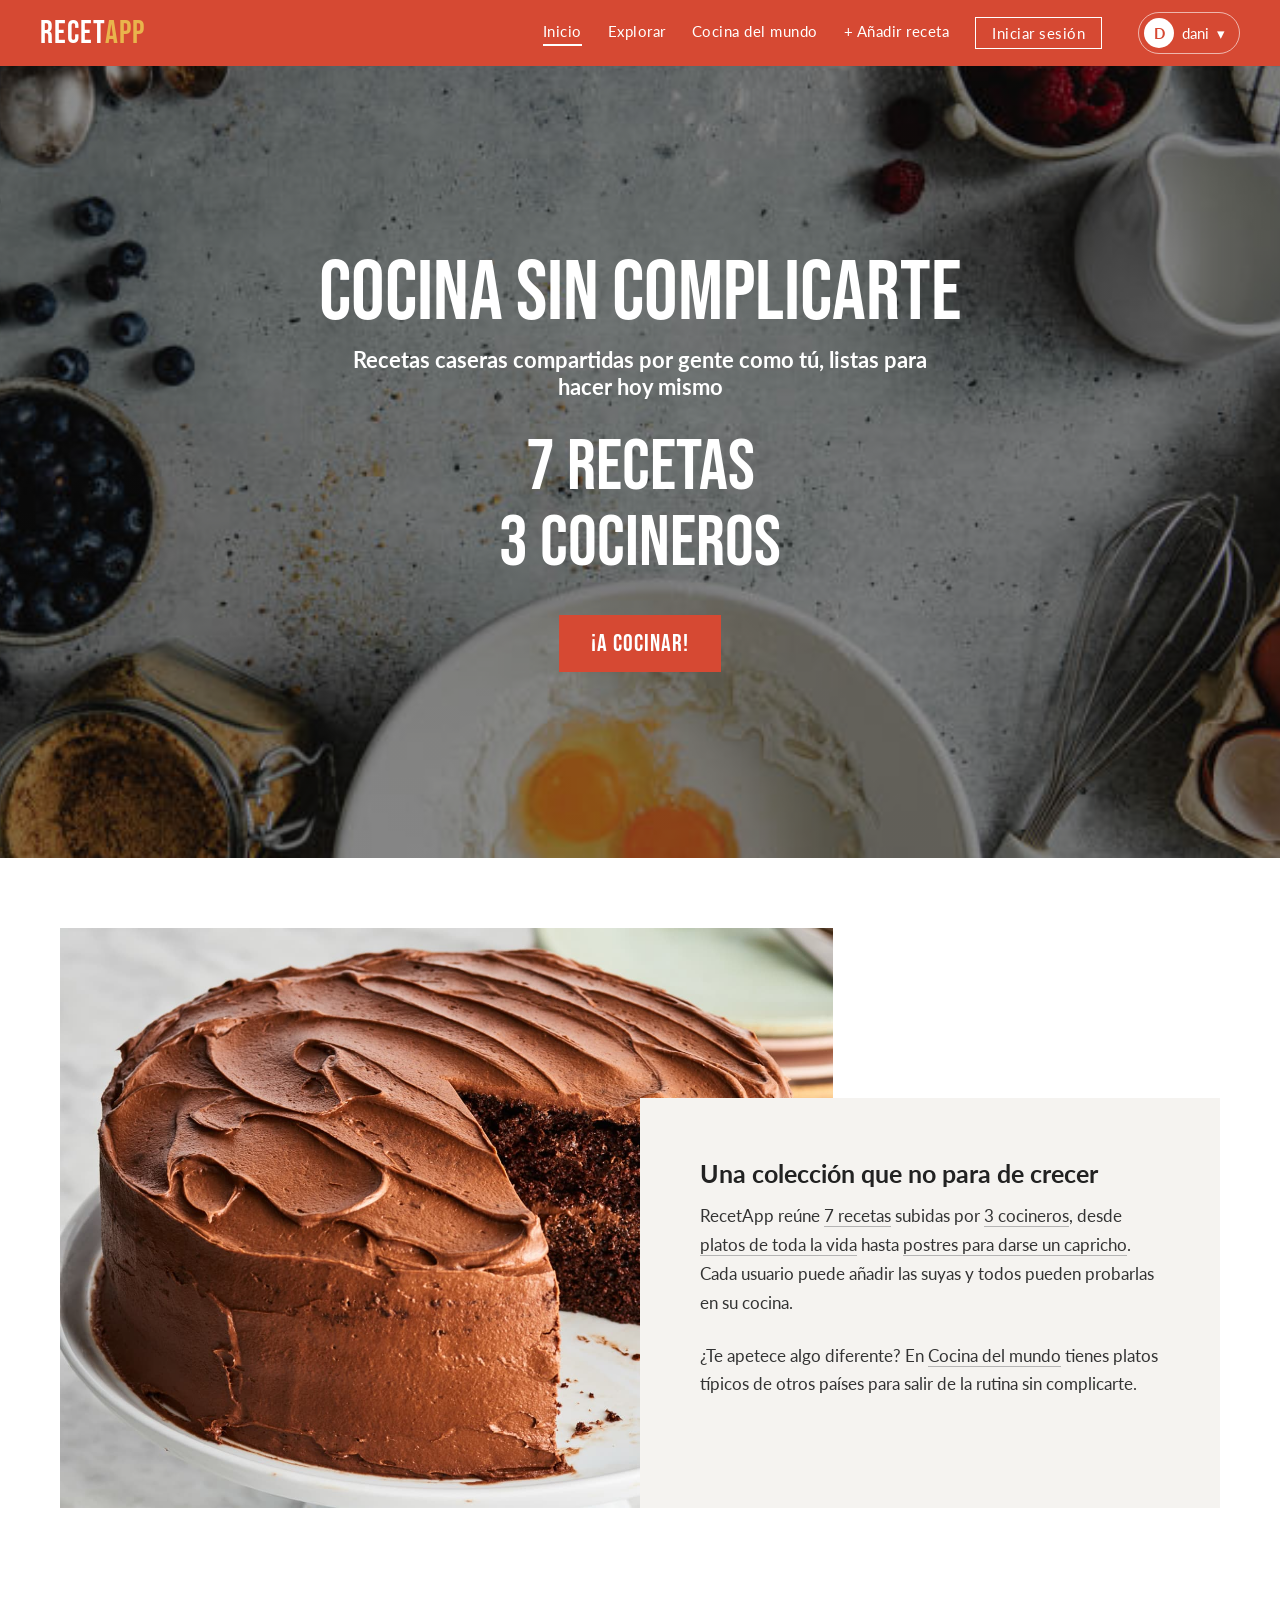
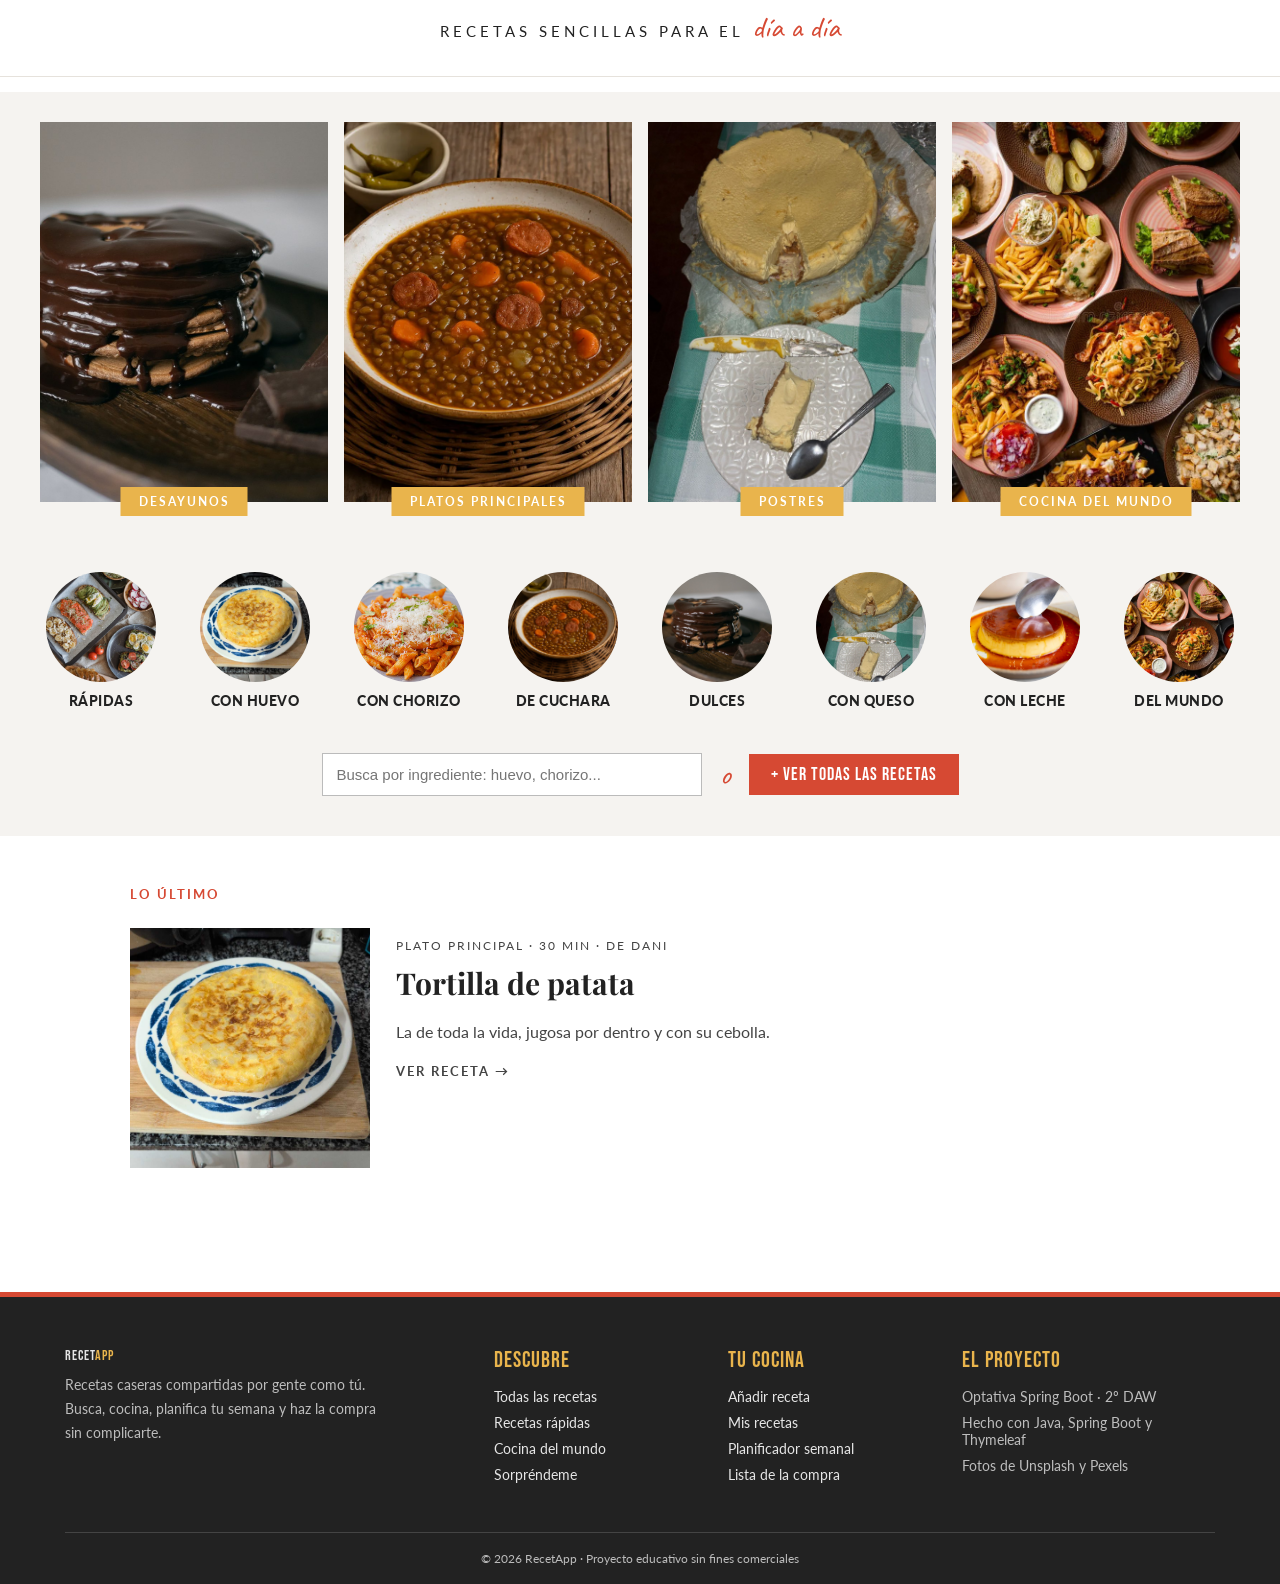
<file: src/main/resources/templates/index.html>
<!DOCTYPE html>
<html lang="es" xmlns:th="http://www.thymeleaf.org">
<head>
	<meta charset="UTF-8">
	<meta name="viewport" content="width=device-width, initial-scale=1">
	<title>RecetApp - Recetas caseras para el día a día</title>
	<link rel="stylesheet" href="../static/css/estilos.css" th:href="@{/css/estilos.css}">
</head>
<body>

	<nav class="barra">
		<a class="logo" th:href="@{/}">Recet<span>App</span></a>
		<div class="menu">
			<a class="activo" th:href="@{/}">Inicio</a>
			<a th:href="@{/explorar}">Explorar</a>
			<a th:href="@{/mundo}">Cocina del mundo</a>
			<a th:href="@{/nueva-receta}">+ Añadir receta</a>
			<a th:if="${session.usuario == null}" class="boton-barra" th:href="@{/login}">Iniciar sesión</a>
			<div th:if="${session.usuario != null}" class="menu-usuario" tabindex="0">
				<span class="usuario-boton">
					<span class="inicial" th:text="${session.usuario.substring(0, 1).toUpperCase()}">D</span>
					<span th:text="${session.usuario}">dani</span> ▾
				</span>
				<div class="desplegable">
					<a th:href="@{/mis-recetas}">Mis recetas</a>
					<a th:href="@{/planificador}">Planificador semanal</a>
					<a th:href="@{/lista}">Lista de la compra</a>
					<a class="salir" th:href="@{/salir}">Cerrar sesión</a>
				</div>
			</div>
		</div>
	</nav>

	<header class="portada">
		<h1>Cocina sin complicarte</h1>
		<p class="frase">Recetas caseras compartidas por gente como tú, listas para hacer hoy mismo</p>
		<div class="contadores">
			<div><span th:text="${numRecetas}">7</span> recetas</div>
			<div><span th:text="${numCocineros}">3</span> cocineros</div>
		</div>
		<a class="boton" th:href="@{/explorar}">¡A cocinar!</a>
	</header>

	<section class="destacado">
		<img src="../static/img/destacado.jpg" th:src="@{/img/destacado.jpg}" alt="Plato casero">
		<div class="destacado-texto">
			<h2>Una colección que no para de crecer</h2>
			<p>
				RecetApp reúne <strong><span th:text="${numRecetas}">7</span> recetas</strong> subidas por
				<strong><span th:text="${numCocineros}">3</span> cocineros</strong>, desde
				<strong>platos de toda la vida</strong> hasta <strong>postres para darse un capricho</strong>.
				Cada usuario puede añadir las suyas y todos pueden probarlas en su cocina.
			</p>
			<p>
				¿Te apetece algo diferente? En <strong>Cocina del mundo</strong> tienes platos típicos
				de otros países para salir de la rutina sin complicarte.
			</p>
		</div>
	</section>

	<p class="lema">RECETAS SENCILLAS PARA EL <span class="manuscrita">día a día</span></p>

	<section class="categorias">
		<a class="categoria" th:href="@{/explorar(tipo='Desayuno')}">
			<img src="../static/img/tortitas.jpg" th:src="@{/img/tortitas.jpg}" alt="Desayunos">
			<span>DESAYUNOS</span>
		</a>
		<a class="categoria" th:href="@{/explorar(tipo='Plato principal')}">
			<img src="../static/img/lentejas.jpg" th:src="@{/img/lentejas.jpg}" alt="Platos principales">
			<span>PLATOS PRINCIPALES</span>
		</a>
		<a class="categoria" th:href="@{/explorar(tipo='Postre')}">
			<img src="../static/img/tarta-queso.jpg" th:src="@{/img/tarta-queso.jpg}" alt="Postres">
			<span>POSTRES</span>
		</a>
		<a class="categoria" th:href="@{/mundo}">
			<img src="../static/img/mundo.jpg" th:src="@{/img/mundo.jpg}" alt="Cocina del mundo">
			<span>COCINA DEL MUNDO</span>
		</a>
	</section>

	<section class="circulos">
		<a class="circulo" th:href="@{/explorar(orden='tiempo')}">
			<img src="../static/img/tostadas.jpg" th:src="@{/img/tostadas.jpg}" alt="">
			<span>RÁPIDAS</span>
		</a>
		<a class="circulo" th:href="@{/explorar(buscar='huevo')}">
			<img src="../static/img/tortilla.jpg" th:src="@{/img/tortilla.jpg}" alt="">
			<span>CON HUEVO</span>
		</a>
		<a class="circulo" th:href="@{/explorar(buscar='chorizo')}">
			<img src="../static/img/macarrones.jpg" th:src="@{/img/macarrones.jpg}" alt="">
			<span>CON CHORIZO</span>
		</a>
		<a class="circulo" th:href="@{/explorar(buscar='lentejas')}">
			<img src="../static/img/lentejas.jpg" th:src="@{/img/lentejas.jpg}" alt="">
			<span>DE CUCHARA</span>
		</a>
		<a class="circulo" th:href="@{/explorar(buscar='azucar')}">
			<img src="../static/img/tortitas.jpg" th:src="@{/img/tortitas.jpg}" alt="">
			<span>DULCES</span>
		</a>
		<a class="circulo" th:href="@{/explorar(buscar='queso')}">
			<img src="../static/img/tarta-queso.jpg" th:src="@{/img/tarta-queso.jpg}" alt="">
			<span>CON QUESO</span>
		</a>
		<a class="circulo" th:href="@{/explorar(buscar='leche')}">
			<img src="../static/img/flan.jpg" th:src="@{/img/flan.jpg}" alt="">
			<span>CON LECHE</span>
		</a>
		<a class="circulo" th:href="@{/mundo}">
			<img src="../static/img/mundo.jpg" th:src="@{/img/mundo.jpg}" alt="">
			<span>DEL MUNDO</span>
		</a>
	</section>

	<form class="buscador" th:action="@{/explorar}" method="get">
		<input type="text" name="buscar" placeholder="Busca por ingrediente: huevo, chorizo...">
		<span class="manuscrita">o</span>
		<a class="boton boton-pequeno" th:href="@{/explorar}">+ Ver todas las recetas</a>
	</form>

	<section class="seccion">
		<p class="seccion-titulo">LO ÚLTIMO</p>

		<a class="entrada" th:each="receta : ${ultimas}" th:href="@{/receta(id=${receta.id})}">
			<img src="../static/img/tortilla.jpg" th:src="@{'/img/' + ${receta.imagen}}" alt="Foto de la receta">
			<div>
				<p class="meta">
					<span th:text="${receta.tipo}">Plato principal</span> ·
					<span th:text="${receta.tiempoMinutos}">30</span> min ·
					de <span th:text="${receta.autor}">dani</span>
				</p>
				<h3 th:text="${receta.nombre}">Tortilla de patata</h3>
				<p th:text="${receta.descripcion}">La de toda la vida, jugosa por dentro y con su cebolla.</p>
				<p class="seguir">VER RECETA →</p>
			</div>
		</a>
	</section>

	<footer class="pie">
		<div class="pie-columnas">
			<div class="pie-marca">
				<a class="logo" th:href="@{/}">Recet<span>App</span></a>
				<p>Recetas caseras compartidas por gente como tú. Busca, cocina, planifica tu semana y haz la compra sin complicarte.</p>
			</div>
			<div>
				<h4>Descubre</h4>
				<a th:href="@{/explorar}">Todas las recetas</a>
				<a th:href="@{/explorar(orden='tiempo')}">Recetas rápidas</a>
				<a th:href="@{/mundo}">Cocina del mundo</a>
				<a th:href="@{/sorprendeme}">Sorpréndeme</a>
			</div>
			<div>
				<h4>Tu cocina</h4>
				<a th:href="@{/nueva-receta}">Añadir receta</a>
				<a th:href="@{/mis-recetas}">Mis recetas</a>
				<a th:href="@{/planificador}">Planificador semanal</a>
				<a th:href="@{/lista}">Lista de la compra</a>
			</div>
			<div>
				<h4>El proyecto</h4>
				<p>Optativa Spring Boot · 2º DAW</p>
				<p>Hecho con Java, Spring Boot y Thymeleaf</p>
				<p>Fotos de Unsplash y Pexels</p>
			</div>
		</div>
		<p class="pie-final">© 2026 RecetApp · Proyecto educativo sin fines comerciales</p>
	</footer>

</body>
</html>
</file>
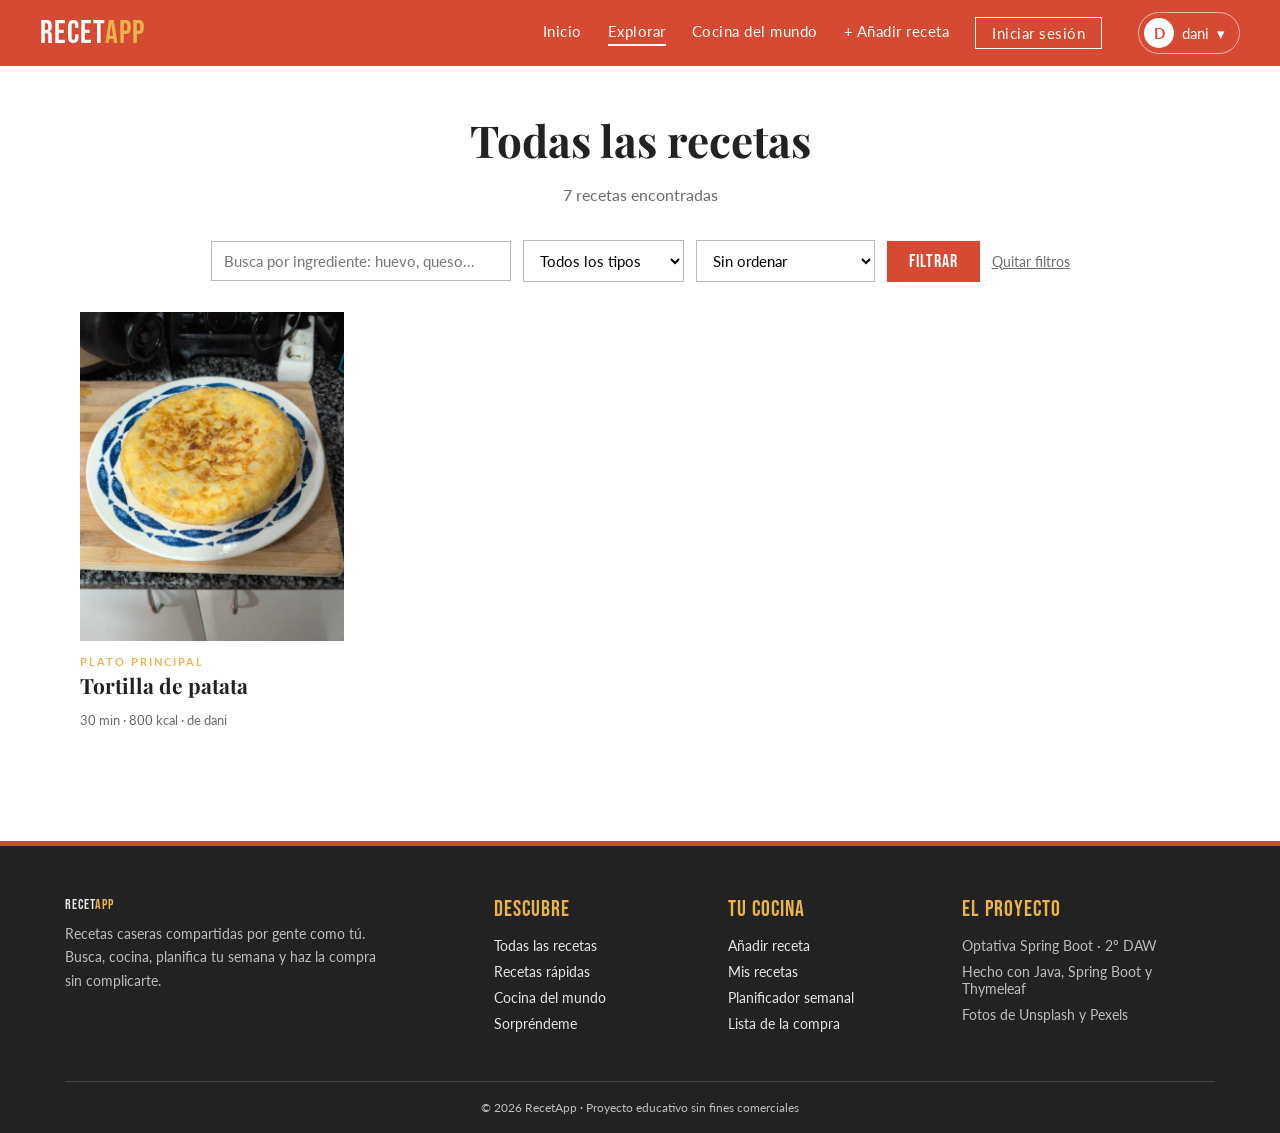
<file: src/main/resources/templates/explorar.html>
<!DOCTYPE html>
<html lang="es" xmlns:th="http://www.thymeleaf.org">
<head>
	<meta charset="UTF-8">
	<meta name="viewport" content="width=device-width, initial-scale=1">
	<title>Todas las recetas - RecetApp</title>
	<link rel="stylesheet" href="../static/css/estilos.css" th:href="@{/css/estilos.css}">
</head>
<body>

	<nav class="barra">
		<a class="logo" th:href="@{/}">Recet<span>App</span></a>
		<div class="menu">
			<a th:href="@{/}">Inicio</a>
			<a class="activo" th:href="@{/explorar}">Explorar</a>
			<a th:href="@{/mundo}">Cocina del mundo</a>
			<a th:href="@{/nueva-receta}">+ Añadir receta</a>
			<a th:if="${session.usuario == null}" class="boton-barra" th:href="@{/login}">Iniciar sesión</a>
			<div th:if="${session.usuario != null}" class="menu-usuario" tabindex="0">
				<span class="usuario-boton">
					<span class="inicial" th:text="${session.usuario.substring(0, 1).toUpperCase()}">D</span>
					<span th:text="${session.usuario}">dani</span> ▾
				</span>
				<div class="desplegable">
					<a th:href="@{/mis-recetas}">Mis recetas</a>
					<a th:href="@{/planificador}">Planificador semanal</a>
					<a th:href="@{/lista}">Lista de la compra</a>
					<a class="salir" th:href="@{/salir}">Cerrar sesión</a>
				</div>
			</div>
		</div>
	</nav>

	<div class="cabecera-pagina">
		<h1>Todas las recetas</h1>
		<p><span th:text="${recetas.size()}">7</span> recetas encontradas</p>
	</div>

	<form class="filtros" th:action="@{/explorar}" method="get">
		<input type="text" name="buscar" th:value="${buscar}" placeholder="Busca por ingrediente: huevo, queso...">

		<select name="tipo">
			<option value="">Todos los tipos</option>
			<option value="Desayuno" th:selected="${tipo == 'Desayuno'}">Desayunos</option>
			<option value="Plato principal" th:selected="${tipo == 'Plato principal'}">Platos principales</option>
			<option value="Postre" th:selected="${tipo == 'Postre'}">Postres</option>
		</select>

		<select name="orden">
			<option value="">Sin ordenar</option>
			<option value="nombre" th:selected="${orden == 'nombre'}">Por nombre (A-Z)</option>
			<option value="tiempo" th:selected="${orden == 'tiempo'}">Más rápidas primero</option>
			<option value="calorias" th:selected="${orden == 'calorias'}">Más ligeras primero</option>
		</select>

		<button class="boton boton-pequeno" type="submit">Filtrar</button>
		<a class="quitar-filtros" th:href="@{/explorar}">Quitar filtros</a>
	</form>

	<p class="sin-resultados" th:text="${mensaje}"></p>

	<section class="rejilla">
		<a class="receta" th:each="receta : ${recetas}" th:href="@{/receta(id=${receta.id})}">
			<img src="../static/img/tortilla.jpg" th:src="@{'/img/' + ${receta.imagen}}" alt="Foto de la receta">
			<p class="tipo" th:text="${receta.tipo}">Plato principal</p>
			<h3 th:text="${receta.nombre}">Tortilla de patata</h3>
			<p class="datos">
				<span th:text="${receta.tiempoMinutos}">30</span> min ·
				<span th:text="${receta.calorias}">800</span> kcal ·
				de <span th:text="${receta.autor}">dani</span>
			</p>
		</a>
	</section>

	<footer class="pie">
		<div class="pie-columnas">
			<div class="pie-marca">
				<a class="logo" th:href="@{/}">Recet<span>App</span></a>
				<p>Recetas caseras compartidas por gente como tú. Busca, cocina, planifica tu semana y haz la compra sin complicarte.</p>
			</div>
			<div>
				<h4>Descubre</h4>
				<a th:href="@{/explorar}">Todas las recetas</a>
				<a th:href="@{/explorar(orden='tiempo')}">Recetas rápidas</a>
				<a th:href="@{/mundo}">Cocina del mundo</a>
				<a th:href="@{/sorprendeme}">Sorpréndeme</a>
			</div>
			<div>
				<h4>Tu cocina</h4>
				<a th:href="@{/nueva-receta}">Añadir receta</a>
				<a th:href="@{/mis-recetas}">Mis recetas</a>
				<a th:href="@{/planificador}">Planificador semanal</a>
				<a th:href="@{/lista}">Lista de la compra</a>
			</div>
			<div>
				<h4>El proyecto</h4>
				<p>Optativa Spring Boot · 2º DAW</p>
				<p>Hecho con Java, Spring Boot y Thymeleaf</p>
				<p>Fotos de Unsplash y Pexels</p>
			</div>
		</div>
		<p class="pie-final">© 2026 RecetApp · Proyecto educativo sin fines comerciales</p>
	</footer>

</body>
</html>
</file>
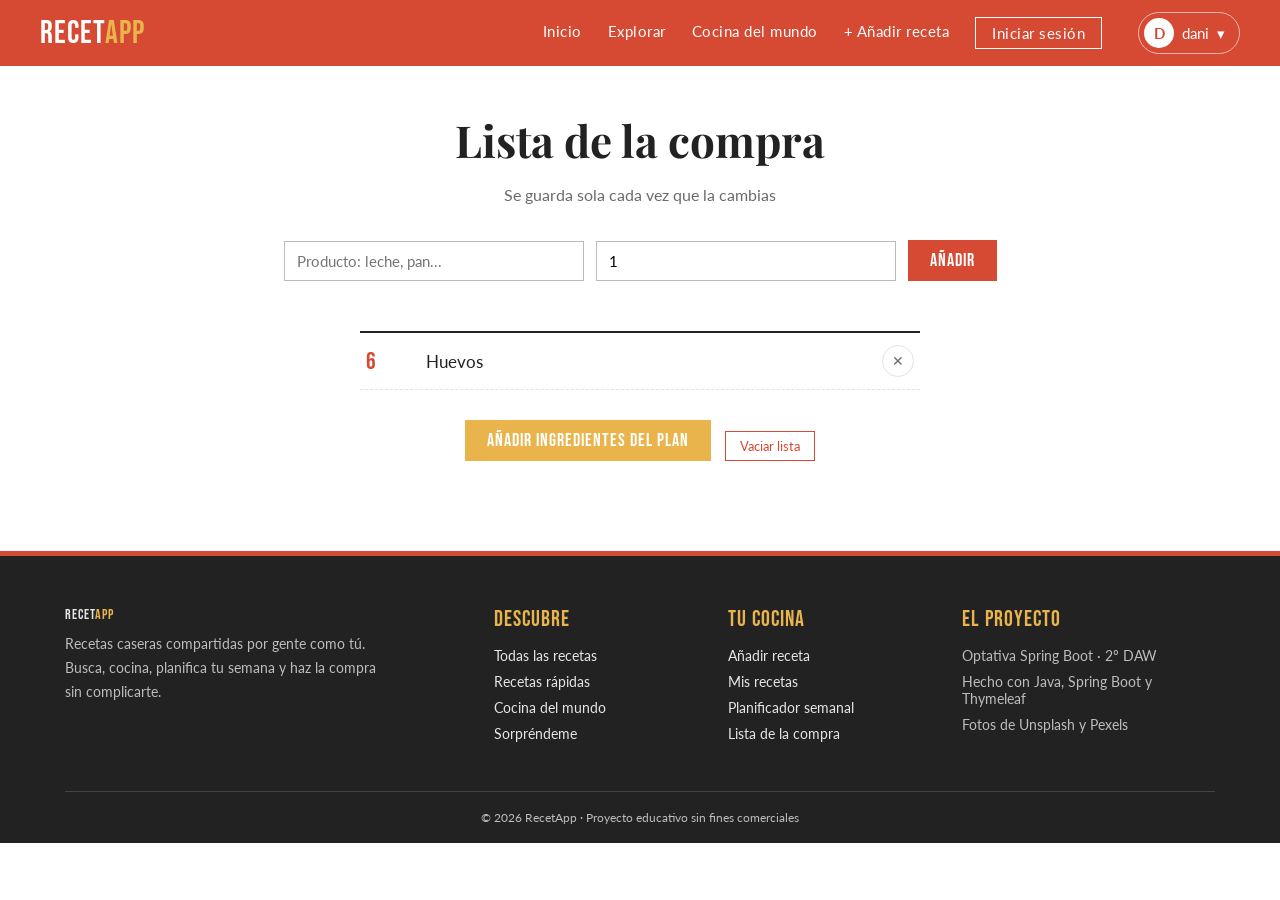
<file: src/main/resources/templates/lista.html>
<!DOCTYPE html>
<html lang="es" xmlns:th="http://www.thymeleaf.org">
<head>
	<meta charset="UTF-8">
	<meta name="viewport" content="width=device-width, initial-scale=1">
	<title>Lista de la compra - RecetApp</title>
	<link rel="stylesheet" href="../static/css/estilos.css" th:href="@{/css/estilos.css}">
</head>
<body>

	<nav class="barra">
		<a class="logo" th:href="@{/}">Recet<span>App</span></a>
		<div class="menu">
			<a th:href="@{/}">Inicio</a>
			<a th:href="@{/explorar}">Explorar</a>
			<a th:href="@{/mundo}">Cocina del mundo</a>
			<a th:href="@{/nueva-receta}">+ Añadir receta</a>
			<a th:if="${session.usuario == null}" class="boton-barra" th:href="@{/login}">Iniciar sesión</a>
			<div th:if="${session.usuario != null}" class="menu-usuario" tabindex="0">
				<span class="usuario-boton">
					<span class="inicial" th:text="${session.usuario.substring(0, 1).toUpperCase()}">D</span>
					<span th:text="${session.usuario}">dani</span> ▾
				</span>
				<div class="desplegable">
					<a th:href="@{/mis-recetas}">Mis recetas</a>
					<a th:href="@{/planificador}">Planificador semanal</a>
					<a th:href="@{/lista}">Lista de la compra</a>
					<a class="salir" th:href="@{/salir}">Cerrar sesión</a>
				</div>
			</div>
		</div>
	</nav>

	<div class="cabecera-pagina">
		<h1>Lista de la compra</h1>
		<p>Se guarda sola cada vez que la cambias</p>
	</div>

	<p class="sorpresa" th:text="${mensaje}"></p>

	<form class="filtros" th:action="@{/lista/anadir}" method="post">
		<input type="text" name="producto" placeholder="Producto: leche, pan..." required>
		<input class="campo-cantidad" type="number" name="cantidad" value="1" min="1" required>
		<button class="boton boton-pequeno" type="submit">Añadir</button>
	</form>

	<section class="seccion caja-lista">
		<p class="sin-resultados" th:text="${vacia}"></p>

		<ul class="lista-compra">
			<li th:each="item : ${lista}">
				<span class="cantidad" th:text="${item.value}">6</span>
				<span class="producto" th:text="${item.key}">huevos</span>
				<form th:action="@{/lista/quitar}" method="post">
					<input type="hidden" name="producto" th:value="${item.key}">
					<button class="quitar" type="submit" title="Quitar de la lista">✕</button>
				</form>
			</li>
		</ul>

		<div class="acciones-plan">
			<form th:action="@{/lista/generar}" method="post">
				<button class="boton boton-pequeno boton-mostaza" type="submit">Añadir ingredientes del plan</button>
			</form>
			<form th:action="@{/lista/vaciar}" method="post">
				<button class="boton-borrar" type="submit">Vaciar lista</button>
			</form>
		</div>
	</section>

	<footer class="pie">
		<div class="pie-columnas">
			<div class="pie-marca">
				<a class="logo" th:href="@{/}">Recet<span>App</span></a>
				<p>Recetas caseras compartidas por gente como tú. Busca, cocina, planifica tu semana y haz la compra sin complicarte.</p>
			</div>
			<div>
				<h4>Descubre</h4>
				<a th:href="@{/explorar}">Todas las recetas</a>
				<a th:href="@{/explorar(orden='tiempo')}">Recetas rápidas</a>
				<a th:href="@{/mundo}">Cocina del mundo</a>
				<a th:href="@{/sorprendeme}">Sorpréndeme</a>
			</div>
			<div>
				<h4>Tu cocina</h4>
				<a th:href="@{/nueva-receta}">Añadir receta</a>
				<a th:href="@{/mis-recetas}">Mis recetas</a>
				<a th:href="@{/planificador}">Planificador semanal</a>
				<a th:href="@{/lista}">Lista de la compra</a>
			</div>
			<div>
				<h4>El proyecto</h4>
				<p>Optativa Spring Boot · 2º DAW</p>
				<p>Hecho con Java, Spring Boot y Thymeleaf</p>
				<p>Fotos de Unsplash y Pexels</p>
			</div>
		</div>
		<p class="pie-final">© 2026 RecetApp · Proyecto educativo sin fines comerciales</p>
	</footer>

</body>
</html>
</file>
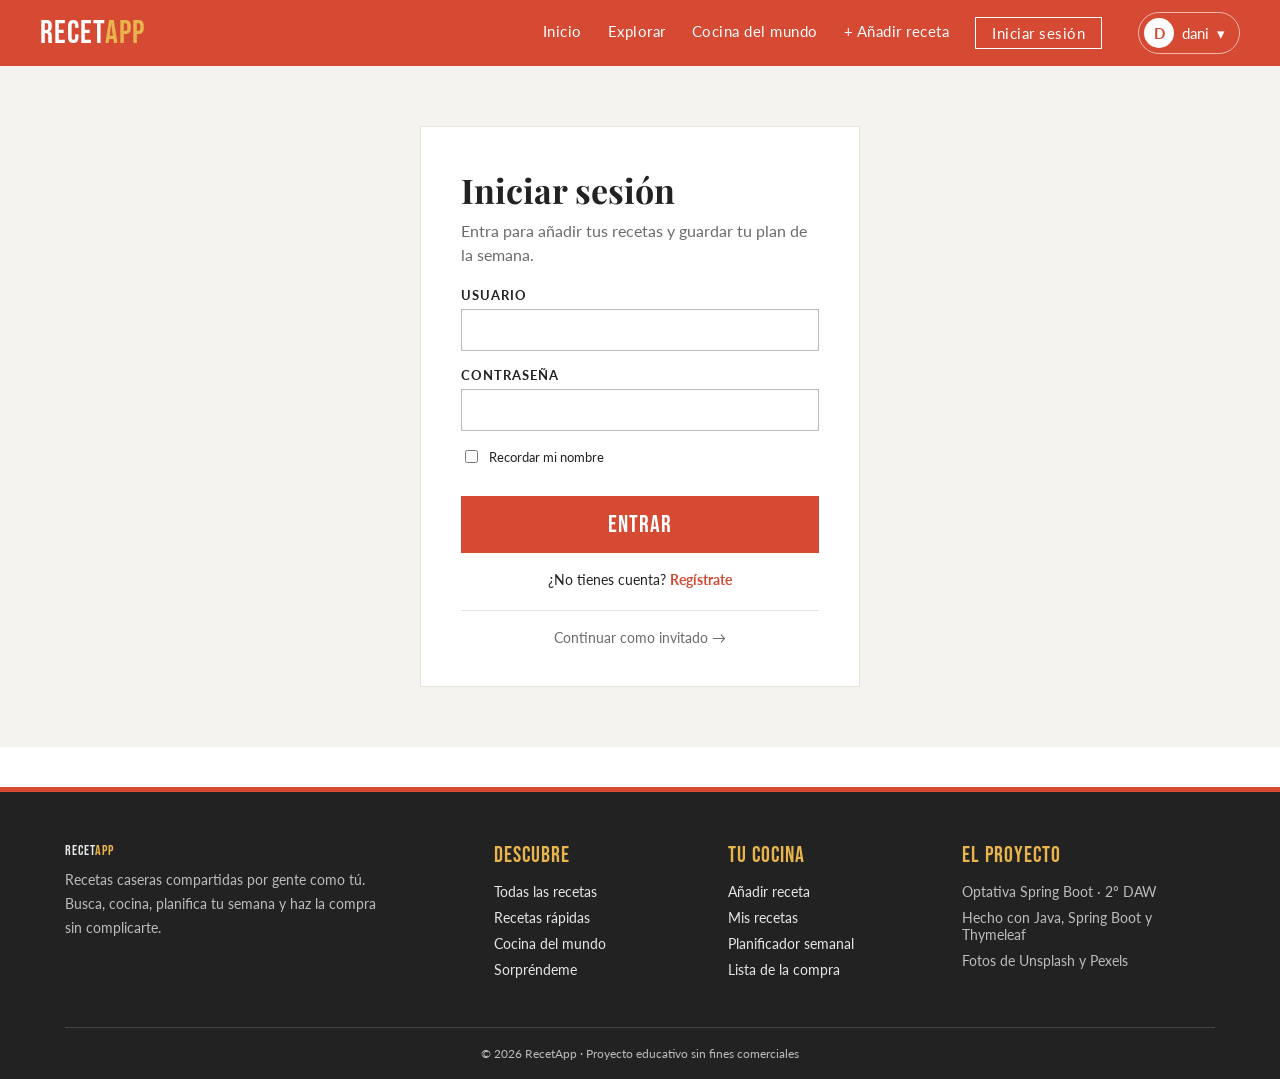
<file: src/main/resources/templates/login.html>
<!DOCTYPE html>
<html lang="es" xmlns:th="http://www.thymeleaf.org">
<head>
	<meta charset="UTF-8">
	<meta name="viewport" content="width=device-width, initial-scale=1">
	<title>Iniciar sesión - RecetApp</title>
	<link rel="stylesheet" href="../static/css/estilos.css" th:href="@{/css/estilos.css}">
</head>
<body>

	<nav class="barra">
		<a class="logo" th:href="@{/}">Recet<span>App</span></a>
		<div class="menu">
			<a th:href="@{/}">Inicio</a>
			<a th:href="@{/explorar}">Explorar</a>
			<a th:href="@{/mundo}">Cocina del mundo</a>
			<a th:href="@{/nueva-receta}">+ Añadir receta</a>
			<a th:if="${session.usuario == null}" class="boton-barra" th:href="@{/login}">Iniciar sesión</a>
			<div th:if="${session.usuario != null}" class="menu-usuario" tabindex="0">
				<span class="usuario-boton">
					<span class="inicial" th:text="${session.usuario.substring(0, 1).toUpperCase()}">D</span>
					<span th:text="${session.usuario}">dani</span> ▾
				</span>
				<div class="desplegable">
					<a th:href="@{/mis-recetas}">Mis recetas</a>
					<a th:href="@{/planificador}">Planificador semanal</a>
					<a th:href="@{/lista}">Lista de la compra</a>
					<a class="salir" th:href="@{/salir}">Cerrar sesión</a>
				</div>
			</div>
		</div>
	</nav>

	<main class="pagina-formulario">
		<form class="caja-formulario" th:action="@{/login}" method="post">
			<h1>Iniciar sesión</h1>
			<p class="subtitulo-formulario">Entra para añadir tus recetas y guardar tu plan de la semana.</p>

			<p class="error" th:text="${error}"></p>

			<label for="nombre">Usuario</label>
			<input type="text" id="nombre" name="nombre" th:value="${nombreRecordado}" required>

			<label for="contrasena">Contraseña</label>
			<input type="password" id="contrasena" name="contrasena" required>

			<label class="casilla">
				<input type="checkbox" name="recordar" value="si"> Recordar mi nombre
			</label>

			<button class="boton boton-ancho" type="submit">Entrar</button>

			<p class="cambiar-formulario">¿No tienes cuenta? <a th:href="@{/registro}">Regístrate</a></p>

			<a class="invitado" th:href="@{/explorar}">Continuar como invitado →</a>
		</form>
	</main>

	<footer class="pie">
		<div class="pie-columnas">
			<div class="pie-marca">
				<a class="logo" th:href="@{/}">Recet<span>App</span></a>
				<p>Recetas caseras compartidas por gente como tú. Busca, cocina, planifica tu semana y haz la compra sin complicarte.</p>
			</div>
			<div>
				<h4>Descubre</h4>
				<a th:href="@{/explorar}">Todas las recetas</a>
				<a th:href="@{/explorar(orden='tiempo')}">Recetas rápidas</a>
				<a th:href="@{/mundo}">Cocina del mundo</a>
				<a th:href="@{/sorprendeme}">Sorpréndeme</a>
			</div>
			<div>
				<h4>Tu cocina</h4>
				<a th:href="@{/nueva-receta}">Añadir receta</a>
				<a th:href="@{/mis-recetas}">Mis recetas</a>
				<a th:href="@{/planificador}">Planificador semanal</a>
				<a th:href="@{/lista}">Lista de la compra</a>
			</div>
			<div>
				<h4>El proyecto</h4>
				<p>Optativa Spring Boot · 2º DAW</p>
				<p>Hecho con Java, Spring Boot y Thymeleaf</p>
				<p>Fotos de Unsplash y Pexels</p>
			</div>
		</div>
		<p class="pie-final">© 2026 RecetApp · Proyecto educativo sin fines comerciales</p>
	</footer>

</body>
</html>
</file>
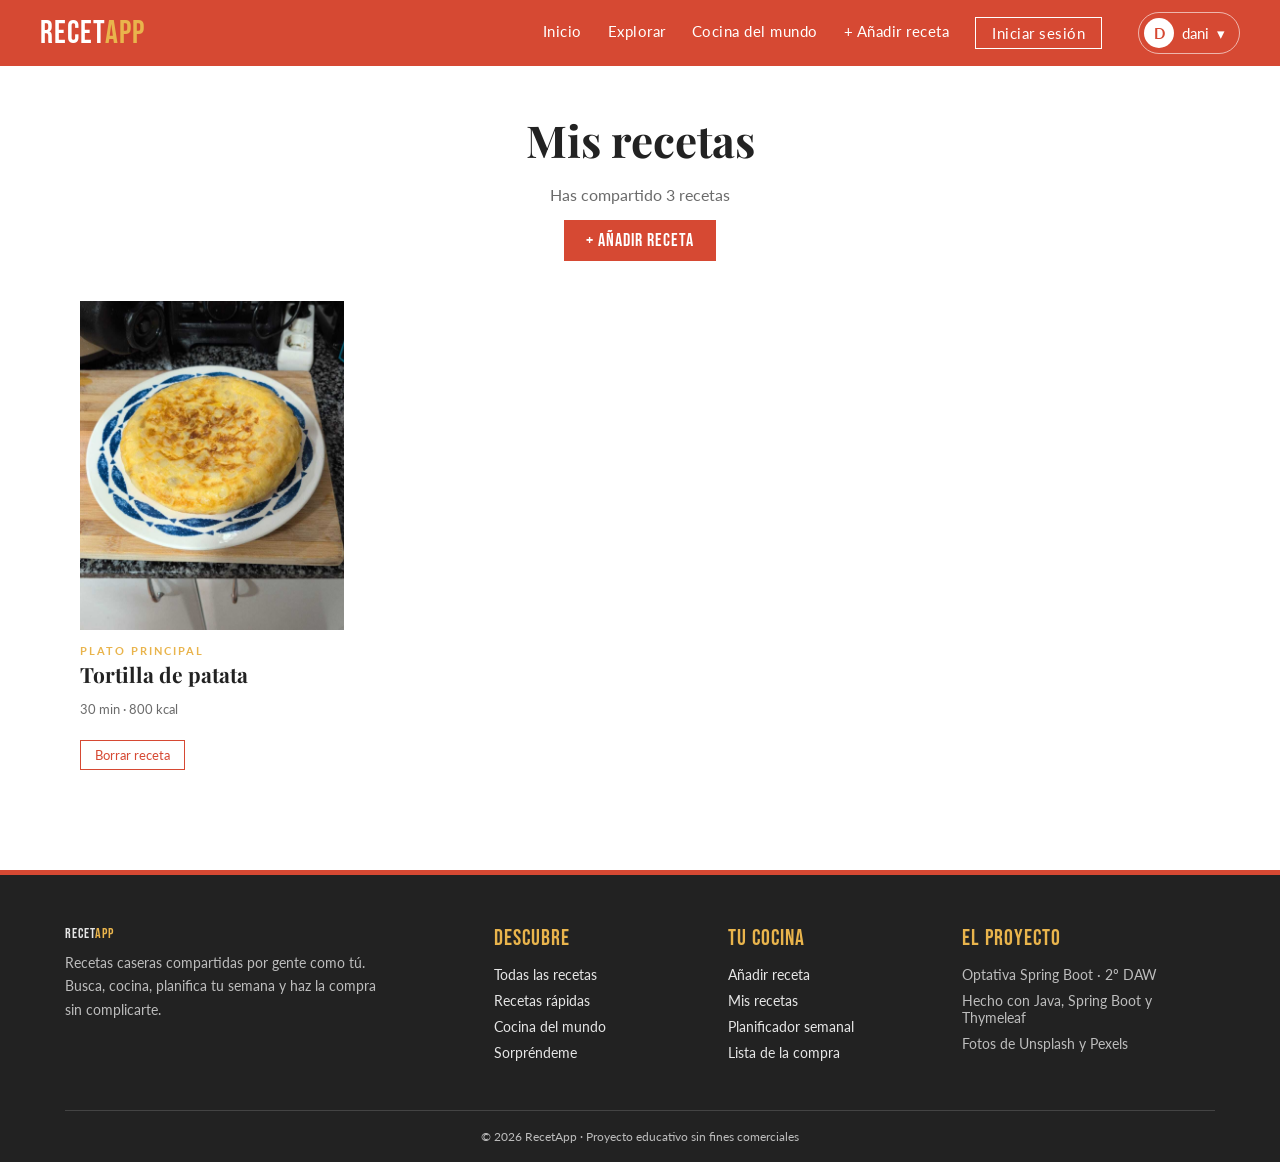
<file: src/main/resources/templates/mis-recetas.html>
<!DOCTYPE html>
<html lang="es" xmlns:th="http://www.thymeleaf.org">
<head>
	<meta charset="UTF-8">
	<meta name="viewport" content="width=device-width, initial-scale=1">
	<title>Mis recetas - RecetApp</title>
	<link rel="stylesheet" href="../static/css/estilos.css" th:href="@{/css/estilos.css}">
</head>
<body>

	<nav class="barra">
		<a class="logo" th:href="@{/}">Recet<span>App</span></a>
		<div class="menu">
			<a th:href="@{/}">Inicio</a>
			<a th:href="@{/explorar}">Explorar</a>
			<a th:href="@{/mundo}">Cocina del mundo</a>
			<a th:href="@{/nueva-receta}">+ Añadir receta</a>
			<a th:if="${session.usuario == null}" class="boton-barra" th:href="@{/login}">Iniciar sesión</a>
			<div th:if="${session.usuario != null}" class="menu-usuario" tabindex="0">
				<span class="usuario-boton">
					<span class="inicial" th:text="${session.usuario.substring(0, 1).toUpperCase()}">D</span>
					<span th:text="${session.usuario}">dani</span> ▾
				</span>
				<div class="desplegable">
					<a th:href="@{/mis-recetas}">Mis recetas</a>
					<a th:href="@{/planificador}">Planificador semanal</a>
					<a th:href="@{/lista}">Lista de la compra</a>
					<a class="salir" th:href="@{/salir}">Cerrar sesión</a>
				</div>
			</div>
		</div>
	</nav>

	<div class="cabecera-pagina">
		<h1>Mis recetas</h1>
		<p>Has compartido <span th:text="${recetas.size()}">3</span> recetas</p>
		<a class="boton boton-pequeno" th:href="@{/nueva-receta}">+ Añadir receta</a>
	</div>

	<p class="sin-resultados" th:text="${mensaje}"></p>

	<section class="rejilla">
		<div class="receta" th:each="receta : ${recetas}">
			<a th:href="@{/receta(id=${receta.id})}">
				<img src="../static/img/tortilla.jpg" th:src="@{'/img/' + ${receta.imagen}}" alt="Foto de la receta">
				<p class="tipo" th:text="${receta.tipo}">Plato principal</p>
				<h3 th:text="${receta.nombre}">Tortilla de patata</h3>
				<p class="datos">
					<span th:text="${receta.tiempoMinutos}">30</span> min ·
					<span th:text="${receta.calorias}">800</span> kcal
				</p>
			</a>
			<form th:action="@{/borrar-receta}" method="post">
				<input type="hidden" name="id" th:value="${receta.id}">
				<button class="boton-borrar" type="submit">Borrar receta</button>
			</form>
		</div>
	</section>

	<footer class="pie">
		<div class="pie-columnas">
			<div class="pie-marca">
				<a class="logo" th:href="@{/}">Recet<span>App</span></a>
				<p>Recetas caseras compartidas por gente como tú. Busca, cocina, planifica tu semana y haz la compra sin complicarte.</p>
			</div>
			<div>
				<h4>Descubre</h4>
				<a th:href="@{/explorar}">Todas las recetas</a>
				<a th:href="@{/explorar(orden='tiempo')}">Recetas rápidas</a>
				<a th:href="@{/mundo}">Cocina del mundo</a>
				<a th:href="@{/sorprendeme}">Sorpréndeme</a>
			</div>
			<div>
				<h4>Tu cocina</h4>
				<a th:href="@{/nueva-receta}">Añadir receta</a>
				<a th:href="@{/mis-recetas}">Mis recetas</a>
				<a th:href="@{/planificador}">Planificador semanal</a>
				<a th:href="@{/lista}">Lista de la compra</a>
			</div>
			<div>
				<h4>El proyecto</h4>
				<p>Optativa Spring Boot · 2º DAW</p>
				<p>Hecho con Java, Spring Boot y Thymeleaf</p>
				<p>Fotos de Unsplash y Pexels</p>
			</div>
		</div>
		<p class="pie-final">© 2026 RecetApp · Proyecto educativo sin fines comerciales</p>
	</footer>

</body>
</html>
</file>
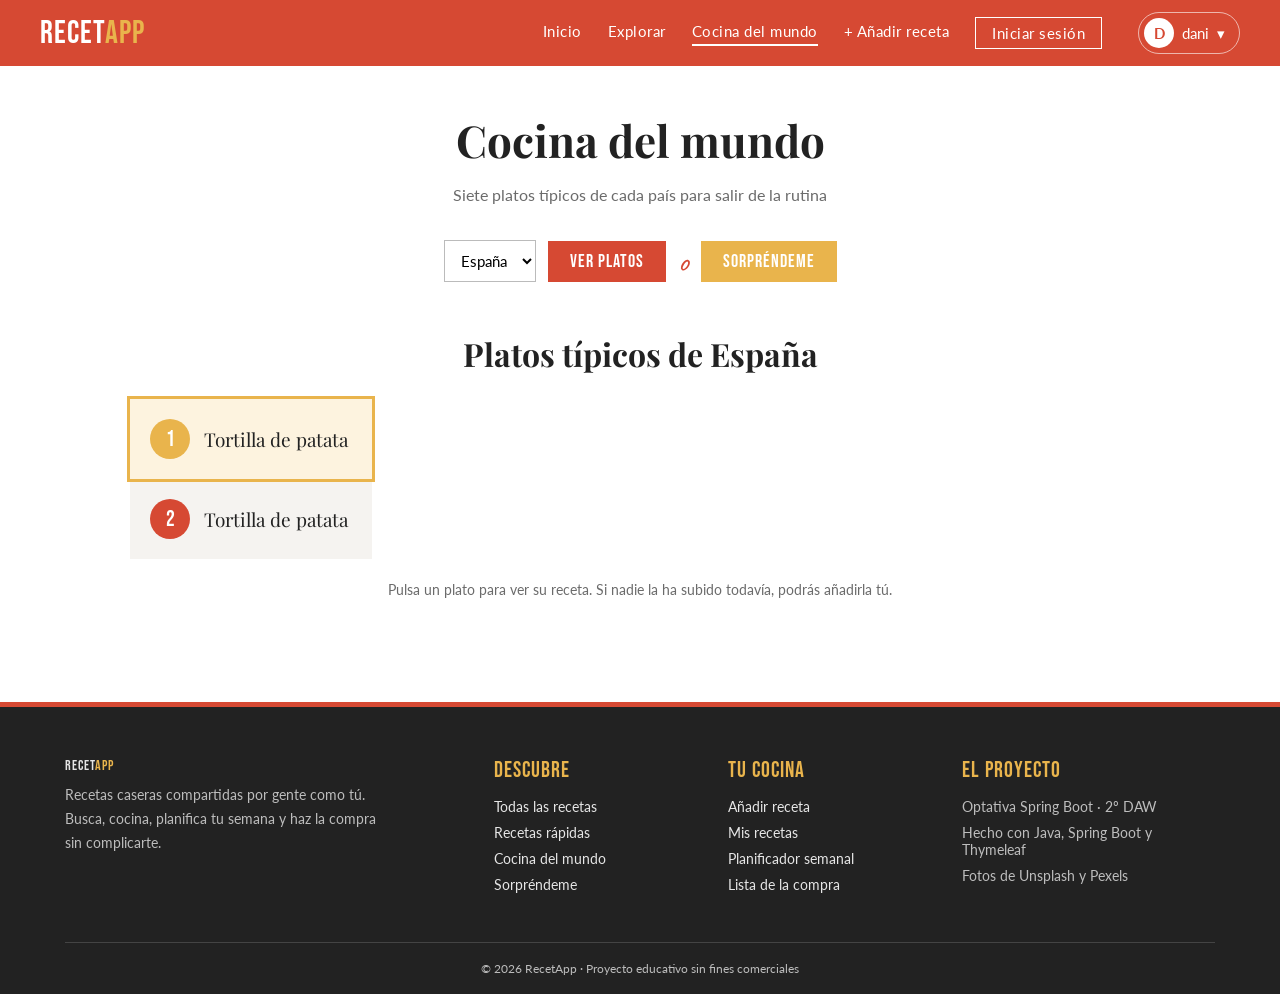
<file: src/main/resources/templates/mundo.html>
<!DOCTYPE html>
<html lang="es" xmlns:th="http://www.thymeleaf.org">
<head>
	<meta charset="UTF-8">
	<meta name="viewport" content="width=device-width, initial-scale=1">
	<title>Cocina del mundo - RecetApp</title>
	<link rel="stylesheet" href="../static/css/estilos.css" th:href="@{/css/estilos.css}">
</head>
<body>

	<nav class="barra">
		<a class="logo" th:href="@{/}">Recet<span>App</span></a>
		<div class="menu">
			<a th:href="@{/}">Inicio</a>
			<a th:href="@{/explorar}">Explorar</a>
			<a class="activo" th:href="@{/mundo}">Cocina del mundo</a>
			<a th:href="@{/nueva-receta}">+ Añadir receta</a>
			<a th:if="${session.usuario == null}" class="boton-barra" th:href="@{/login}">Iniciar sesión</a>
			<div th:if="${session.usuario != null}" class="menu-usuario" tabindex="0">
				<span class="usuario-boton">
					<span class="inicial" th:text="${session.usuario.substring(0, 1).toUpperCase()}">D</span>
					<span th:text="${session.usuario}">dani</span> ▾
				</span>
				<div class="desplegable">
					<a th:href="@{/mis-recetas}">Mis recetas</a>
					<a th:href="@{/planificador}">Planificador semanal</a>
					<a th:href="@{/lista}">Lista de la compra</a>
					<a class="salir" th:href="@{/salir}">Cerrar sesión</a>
				</div>
			</div>
		</div>
	</nav>

	<div class="cabecera-pagina">
		<h1>Cocina del mundo</h1>
		<p>Siete platos típicos de cada país para salir de la rutina</p>
	</div>

	<form class="filtros" th:action="@{/mundo}" method="get">
		<select name="pais">
			<option th:each="p : ${paises}" th:value="${p}" th:text="${p}"
				th:selected="${p == paisElegido}">España</option>
		</select>
		<button class="boton boton-pequeno" type="submit">Ver platos</button>
		<span class="manuscrita">o</span>
		<a class="boton boton-pequeno boton-mostaza" th:href="@{/sorprendeme}">Sorpréndeme</a>
	</form>

	<p class="sorpresa" th:text="${mensajeSorpresa}"></p>

	<section class="seccion">
		<h2 class="pais-titulo">Platos típicos de <span th:text="${paisElegido}">España</span></h2>

		<div class="platos-mundo">
			<th:block th:each="plato : ${platos}">
				<a th:if="${plato == sorpresa}" class="plato plato-sorpresa" th:href="@{/plato(nombre=${plato},pais=${paisElegido})}">
					<span th:text="${plato}">Tortilla de patata</span>
				</a>
				<a th:if="${plato != sorpresa}" class="plato" th:href="@{/plato(nombre=${plato},pais=${paisElegido})}">
					<span th:text="${plato}">Tortilla de patata</span>
				</a>
			</th:block>
		</div>
		<p class="ayuda-mundo">Pulsa un plato para ver su receta. Si nadie la ha subido todavía, podrás añadirla tú.</p>
	</section>

	<footer class="pie">
		<div class="pie-columnas">
			<div class="pie-marca">
				<a class="logo" th:href="@{/}">Recet<span>App</span></a>
				<p>Recetas caseras compartidas por gente como tú. Busca, cocina, planifica tu semana y haz la compra sin complicarte.</p>
			</div>
			<div>
				<h4>Descubre</h4>
				<a th:href="@{/explorar}">Todas las recetas</a>
				<a th:href="@{/explorar(orden='tiempo')}">Recetas rápidas</a>
				<a th:href="@{/mundo}">Cocina del mundo</a>
				<a th:href="@{/sorprendeme}">Sorpréndeme</a>
			</div>
			<div>
				<h4>Tu cocina</h4>
				<a th:href="@{/nueva-receta}">Añadir receta</a>
				<a th:href="@{/mis-recetas}">Mis recetas</a>
				<a th:href="@{/planificador}">Planificador semanal</a>
				<a th:href="@{/lista}">Lista de la compra</a>
			</div>
			<div>
				<h4>El proyecto</h4>
				<p>Optativa Spring Boot · 2º DAW</p>
				<p>Hecho con Java, Spring Boot y Thymeleaf</p>
				<p>Fotos de Unsplash y Pexels</p>
			</div>
		</div>
		<p class="pie-final">© 2026 RecetApp · Proyecto educativo sin fines comerciales</p>
	</footer>

</body>
</html>
</file>
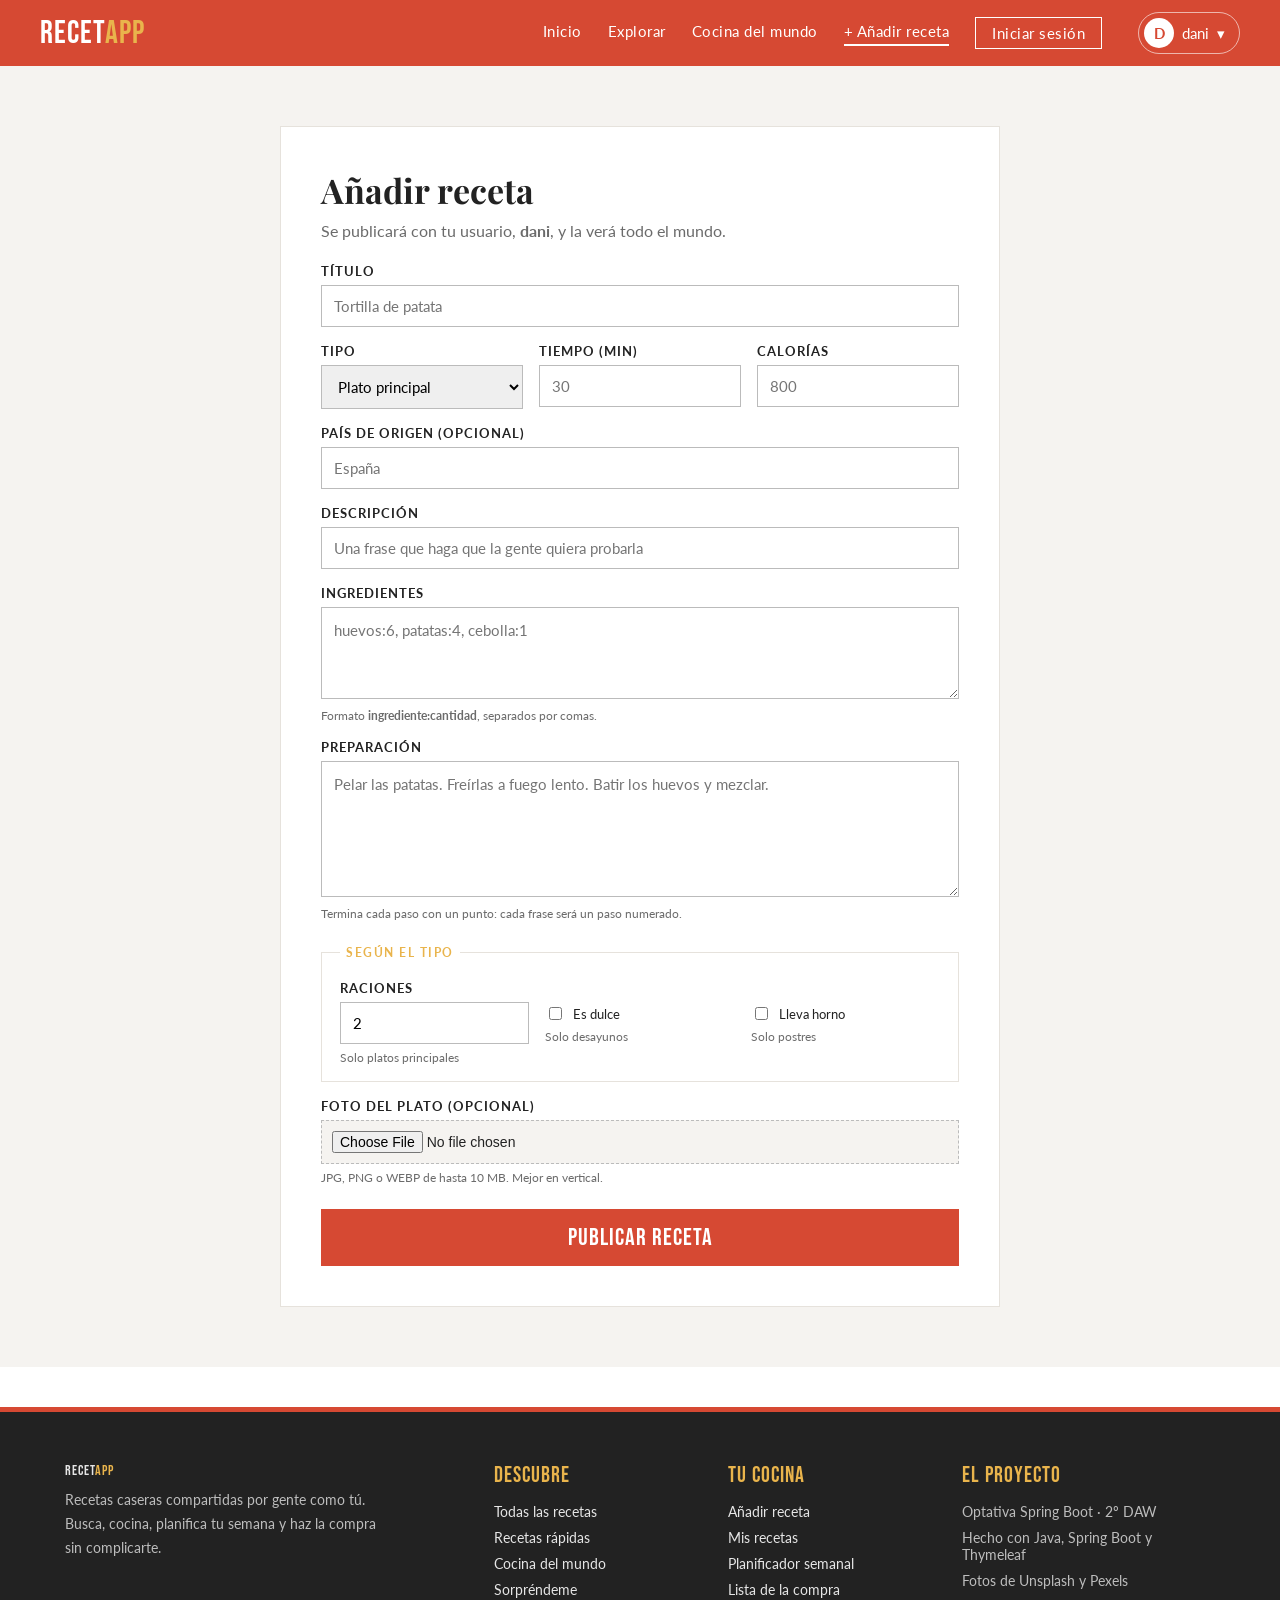
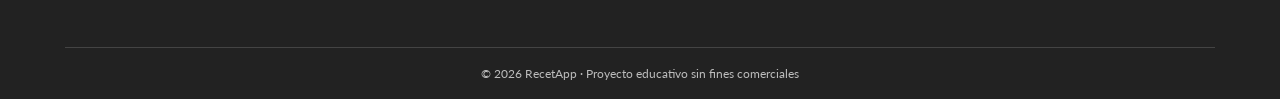
<file: src/main/resources/templates/nueva-receta.html>
<!DOCTYPE html>
<html lang="es" xmlns:th="http://www.thymeleaf.org">
<head>
	<meta charset="UTF-8">
	<meta name="viewport" content="width=device-width, initial-scale=1">
	<title>Añadir receta - RecetApp</title>
	<link rel="stylesheet" href="../static/css/estilos.css" th:href="@{/css/estilos.css}">
</head>
<body>

	<nav class="barra">
		<a class="logo" th:href="@{/}">Recet<span>App</span></a>
		<div class="menu">
			<a th:href="@{/}">Inicio</a>
			<a th:href="@{/explorar}">Explorar</a>
			<a th:href="@{/mundo}">Cocina del mundo</a>
			<a class="activo" th:href="@{/nueva-receta}">+ Añadir receta</a>
			<a th:if="${session.usuario == null}" class="boton-barra" th:href="@{/login}">Iniciar sesión</a>
			<div th:if="${session.usuario != null}" class="menu-usuario" tabindex="0">
				<span class="usuario-boton">
					<span class="inicial" th:text="${session.usuario.substring(0, 1).toUpperCase()}">D</span>
					<span th:text="${session.usuario}">dani</span> ▾
				</span>
				<div class="desplegable">
					<a th:href="@{/mis-recetas}">Mis recetas</a>
					<a th:href="@{/planificador}">Planificador semanal</a>
					<a th:href="@{/lista}">Lista de la compra</a>
					<a class="salir" th:href="@{/salir}">Cerrar sesión</a>
				</div>
			</div>
		</div>
	</nav>

	<main class="pagina-formulario">
		<!-- No visto en clase: enctype="multipart/form-data" es obligatorio para poder enviar un archivo (la foto) -->
		<form class="caja-formulario caja-ancha" th:action="@{/nueva-receta}" method="post"
			enctype="multipart/form-data">

			<h1>Añadir receta</h1>
			<p class="subtitulo-formulario">
				Se publicará con tu usuario, <strong th:text="${session.usuario}">dani</strong>, y la verá todo el mundo.
			</p>

			<p class="aviso-info" th:text="${aviso}"></p>

			<p class="error" th:text="${error}"></p>

			<label for="nombre">Título</label>
			<input type="text" id="nombre" name="nombre" th:value="${nombre}"
				placeholder="Tortilla de patata" maxlength="50" required>

			<div class="fila-campos">
				<div>
					<label for="tipo">Tipo</label>
					<select id="tipo" name="tipo">
						<option value="DESAYUNO">Desayuno</option>
						<option value="PRINCIPAL" selected>Plato principal</option>
						<option value="POSTRE">Postre</option>
					</select>
				</div>
				<div>
					<label for="tiempo">Tiempo (min)</label>
					<input type="number" id="tiempo" name="tiempo" th:value="${tiempo}" min="1" placeholder="30" required>
				</div>
				<div>
					<label for="calorias">Calorías</label>
					<input type="number" id="calorias" name="calorias" th:value="${calorias}" min="0" placeholder="800" required>
				</div>
			</div>

			<label for="pais">País de origen (opcional)</label>
			<input type="text" id="pais" name="pais" th:value="${pais}" placeholder="España">

			<label for="descripcion">Descripción</label>
			<input type="text" id="descripcion" name="descripcion" th:value="${descripcion}"
				placeholder="Una frase que haga que la gente quiera probarla">

			<label for="ingredientes">Ingredientes</label>
			<textarea id="ingredientes" name="ingredientes" rows="3" th:text="${ingredientes}"
				placeholder="huevos:6, patatas:4, cebolla:1" required></textarea>
			<p class="ayuda">Formato <strong>ingrediente:cantidad</strong>, separados por comas.</p>

			<label for="pasos">Preparación</label>
			<textarea id="pasos" name="pasos" rows="5" th:text="${pasos}"
				placeholder="Pelar las patatas. Freírlas a fuego lento. Batir los huevos y mezclar." required></textarea>
			<p class="ayuda">Termina cada paso con un punto: cada frase será un paso numerado.</p>

			<fieldset class="detalles-tipo">
				<legend>Según el tipo</legend>
				<div class="fila-campos">
					<div>
						<label for="raciones">Raciones</label>
						<input type="number" id="raciones" name="raciones" value="2" min="1">
						<p class="ayuda">Solo platos principales</p>
					</div>
					<div>
						<label class="casilla"><input type="checkbox" name="dulce" value="si"> Es dulce</label>
						<p class="ayuda">Solo desayunos</p>
					</div>
					<div>
						<label class="casilla"><input type="checkbox" name="horno" value="si"> Lleva horno</label>
						<p class="ayuda">Solo postres</p>
					</div>
				</div>
			</fieldset>

			<label for="foto">Foto del plato (opcional)</label>
			<input type="file" id="foto" name="foto" accept="image/*">
			<p class="ayuda">JPG, PNG o WEBP de hasta 10 MB. Mejor en vertical.</p>

			<button class="boton boton-ancho" type="submit">Publicar receta</button>
		</form>
	</main>

	<footer class="pie">
		<div class="pie-columnas">
			<div class="pie-marca">
				<a class="logo" th:href="@{/}">Recet<span>App</span></a>
				<p>Recetas caseras compartidas por gente como tú. Busca, cocina, planifica tu semana y haz la compra sin complicarte.</p>
			</div>
			<div>
				<h4>Descubre</h4>
				<a th:href="@{/explorar}">Todas las recetas</a>
				<a th:href="@{/explorar(orden='tiempo')}">Recetas rápidas</a>
				<a th:href="@{/mundo}">Cocina del mundo</a>
				<a th:href="@{/sorprendeme}">Sorpréndeme</a>
			</div>
			<div>
				<h4>Tu cocina</h4>
				<a th:href="@{/nueva-receta}">Añadir receta</a>
				<a th:href="@{/mis-recetas}">Mis recetas</a>
				<a th:href="@{/planificador}">Planificador semanal</a>
				<a th:href="@{/lista}">Lista de la compra</a>
			</div>
			<div>
				<h4>El proyecto</h4>
				<p>Optativa Spring Boot · 2º DAW</p>
				<p>Hecho con Java, Spring Boot y Thymeleaf</p>
				<p>Fotos de Unsplash y Pexels</p>
			</div>
		</div>
		<p class="pie-final">© 2026 RecetApp · Proyecto educativo sin fines comerciales</p>
	</footer>

</body>
</html>
</file>
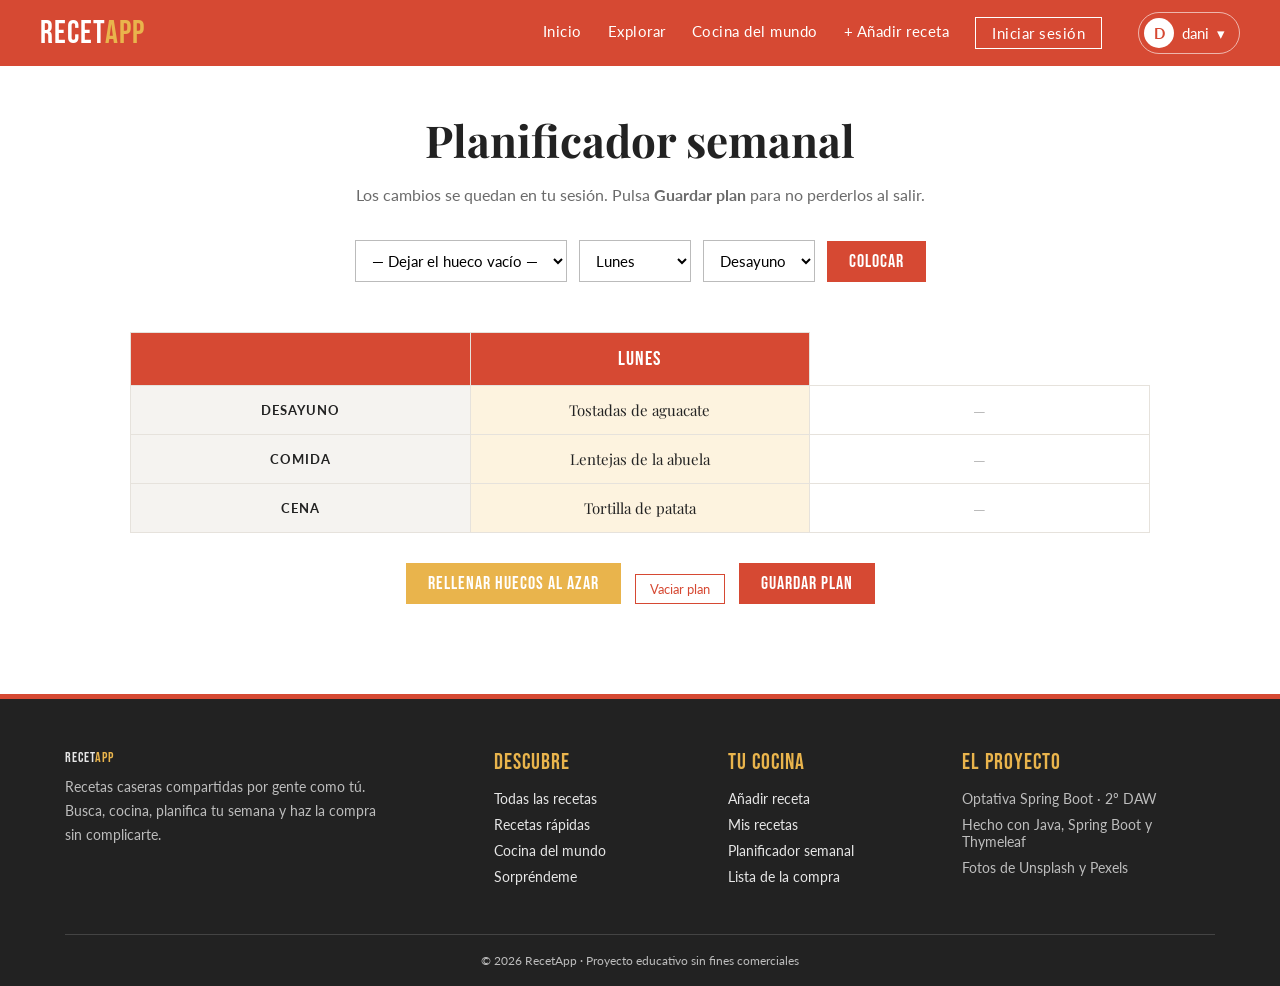
<file: src/main/resources/templates/planificador.html>
<!DOCTYPE html>
<html lang="es" xmlns:th="http://www.thymeleaf.org">
<head>
	<meta charset="UTF-8">
	<meta name="viewport" content="width=device-width, initial-scale=1">
	<title>Planificador semanal - RecetApp</title>
	<link rel="stylesheet" href="../static/css/estilos.css" th:href="@{/css/estilos.css}">
</head>
<body>

	<nav class="barra">
		<a class="logo" th:href="@{/}">Recet<span>App</span></a>
		<div class="menu">
			<a th:href="@{/}">Inicio</a>
			<a th:href="@{/explorar}">Explorar</a>
			<a th:href="@{/mundo}">Cocina del mundo</a>
			<a th:href="@{/nueva-receta}">+ Añadir receta</a>
			<a th:if="${session.usuario == null}" class="boton-barra" th:href="@{/login}">Iniciar sesión</a>
			<div th:if="${session.usuario != null}" class="menu-usuario" tabindex="0">
				<span class="usuario-boton">
					<span class="inicial" th:text="${session.usuario.substring(0, 1).toUpperCase()}">D</span>
					<span th:text="${session.usuario}">dani</span> ▾
				</span>
				<div class="desplegable">
					<a th:href="@{/mis-recetas}">Mis recetas</a>
					<a th:href="@{/planificador}">Planificador semanal</a>
					<a th:href="@{/lista}">Lista de la compra</a>
					<a class="salir" th:href="@{/salir}">Cerrar sesión</a>
				</div>
			</div>
		</div>
	</nav>

	<div class="cabecera-pagina">
		<h1>Planificador semanal</h1>
		<p>Los cambios se quedan en tu sesión. Pulsa <strong>Guardar plan</strong> para no perderlos al salir.</p>
	</div>

	<p class="sorpresa" th:text="${mensaje}"></p>

	<form class="filtros" th:action="@{/planificador/colocar}" method="post">
		<select name="id">
			<option value="0">— Dejar el hueco vacío —</option>
			<option th:each="receta : ${recetas}" th:value="${receta.id}" th:text="${receta.nombre}">Tortilla de patata</option>
		</select>
		<select name="dia">
			<option value="0">Lunes</option>
			<option value="1">Martes</option>
			<option value="2">Miércoles</option>
			<option value="3">Jueves</option>
			<option value="4">Viernes</option>
			<option value="5">Sábado</option>
			<option value="6">Domingo</option>
		</select>
		<select name="comida">
			<option value="0">Desayuno</option>
			<option value="1">Comida</option>
			<option value="2">Cena</option>
		</select>
		<button class="boton boton-pequeno" type="submit">Colocar</button>
	</form>

	<section class="seccion">
		<div class="tabla-plan">
			<table>
				<thead>
					<tr>
						<th></th>
						<th th:each="dia : ${dias}" th:text="${dia}">Lunes</th>
					</tr>
				</thead>
				<tbody>
					<tr>
						<th th:text="${comidas[0]}">Desayuno</th>
						<th:block th:each="receta : ${plan[0]}">
							<td th:if="${receta != null}" class="lleno" th:text="${receta.nombre}">Tostadas de aguacate</td>
							<td th:if="${receta == null}" class="vacio">—</td>
						</th:block>
					</tr>
					<tr>
						<th th:text="${comidas[1]}">Comida</th>
						<th:block th:each="receta : ${plan[1]}">
							<td th:if="${receta != null}" class="lleno" th:text="${receta.nombre}">Lentejas de la abuela</td>
							<td th:if="${receta == null}" class="vacio">—</td>
						</th:block>
					</tr>
					<tr>
						<th th:text="${comidas[2]}">Cena</th>
						<th:block th:each="receta : ${plan[2]}">
							<td th:if="${receta != null}" class="lleno" th:text="${receta.nombre}">Tortilla de patata</td>
							<td th:if="${receta == null}" class="vacio">—</td>
						</th:block>
					</tr>
				</tbody>
			</table>
		</div>

		<div class="acciones-plan">
			<form th:action="@{/planificador/azar}" method="post">
				<button class="boton boton-pequeno boton-mostaza" type="submit">Rellenar huecos al azar</button>
			</form>
			<form th:action="@{/planificador/vaciar}" method="post">
				<button class="boton-borrar" type="submit">Vaciar plan</button>
			</form>
			<form th:action="@{/planificador/guardar}" method="post">
				<button class="boton boton-pequeno" type="submit">Guardar plan</button>
			</form>
		</div>
	</section>

	<footer class="pie">
		<div class="pie-columnas">
			<div class="pie-marca">
				<a class="logo" th:href="@{/}">Recet<span>App</span></a>
				<p>Recetas caseras compartidas por gente como tú. Busca, cocina, planifica tu semana y haz la compra sin complicarte.</p>
			</div>
			<div>
				<h4>Descubre</h4>
				<a th:href="@{/explorar}">Todas las recetas</a>
				<a th:href="@{/explorar(orden='tiempo')}">Recetas rápidas</a>
				<a th:href="@{/mundo}">Cocina del mundo</a>
				<a th:href="@{/sorprendeme}">Sorpréndeme</a>
			</div>
			<div>
				<h4>Tu cocina</h4>
				<a th:href="@{/nueva-receta}">Añadir receta</a>
				<a th:href="@{/mis-recetas}">Mis recetas</a>
				<a th:href="@{/planificador}">Planificador semanal</a>
				<a th:href="@{/lista}">Lista de la compra</a>
			</div>
			<div>
				<h4>El proyecto</h4>
				<p>Optativa Spring Boot · 2º DAW</p>
				<p>Hecho con Java, Spring Boot y Thymeleaf</p>
				<p>Fotos de Unsplash y Pexels</p>
			</div>
		</div>
		<p class="pie-final">© 2026 RecetApp · Proyecto educativo sin fines comerciales</p>
	</footer>

</body>
</html>
</file>
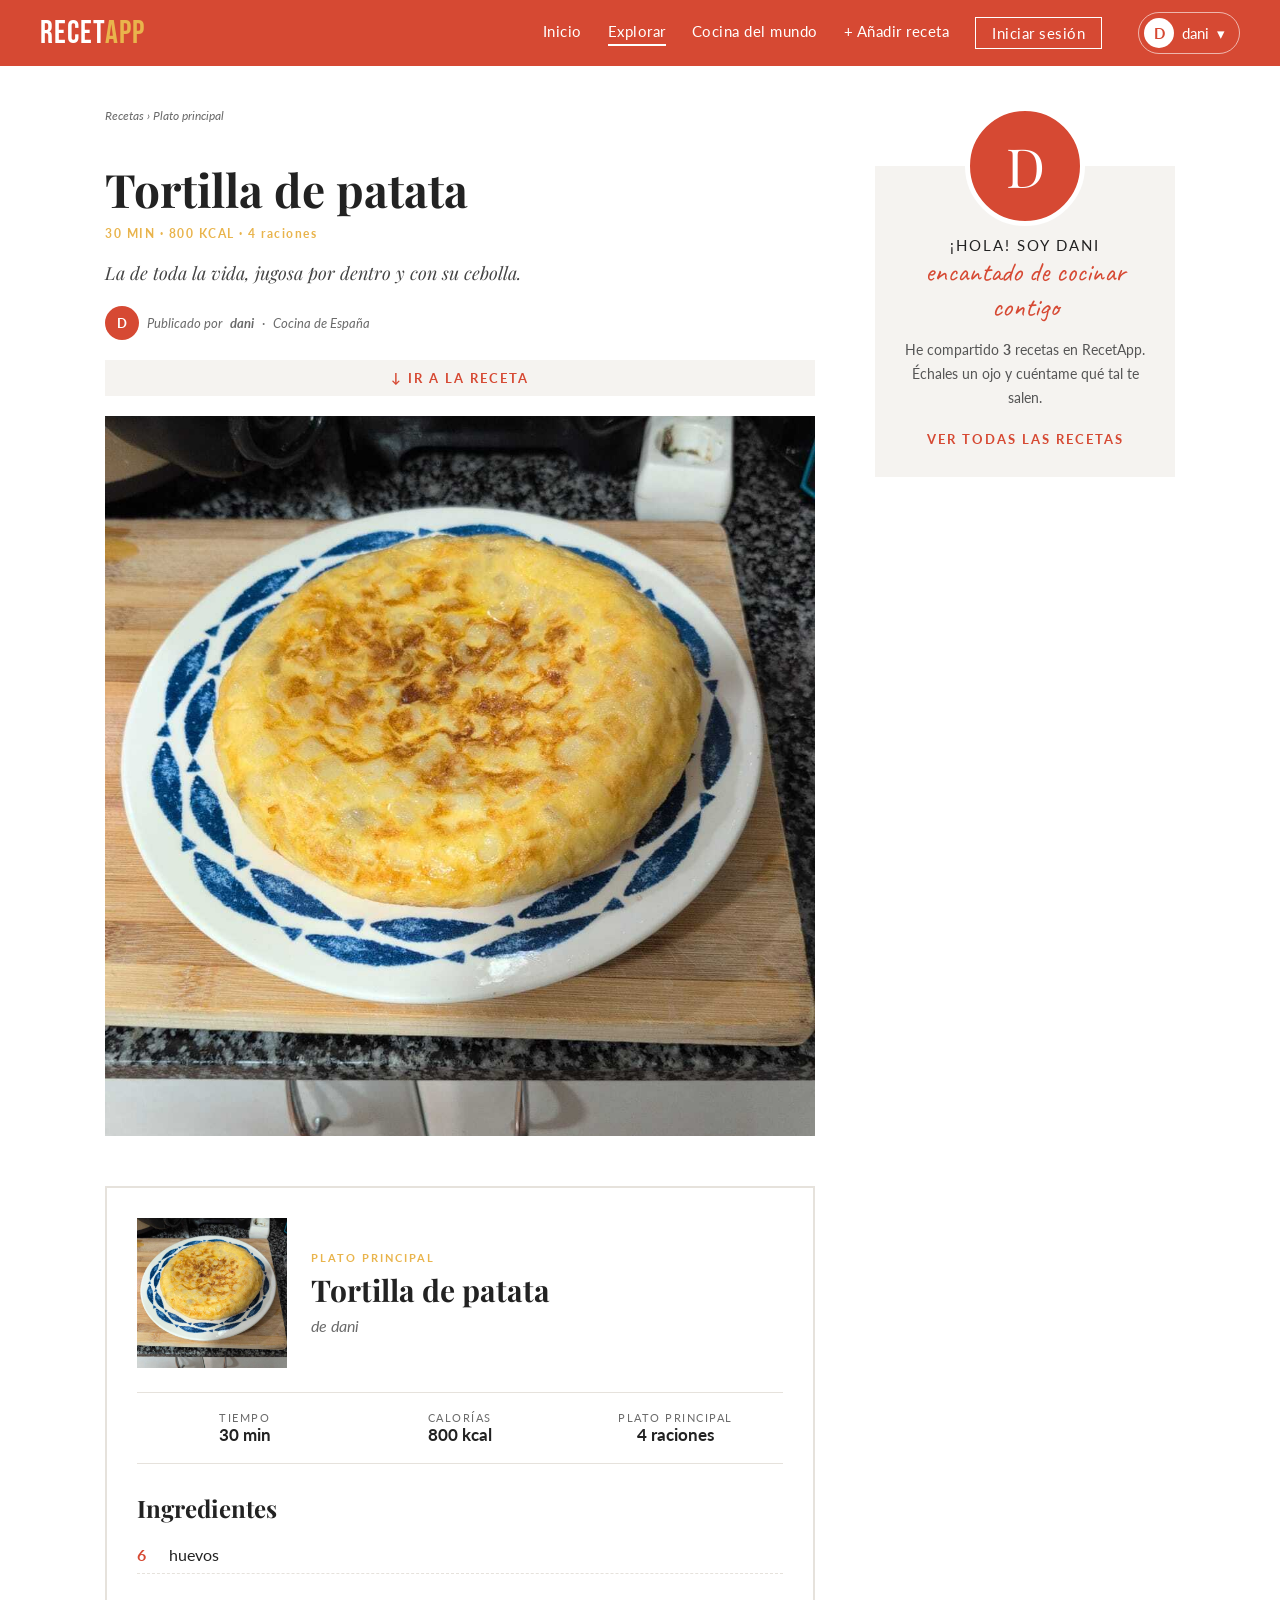
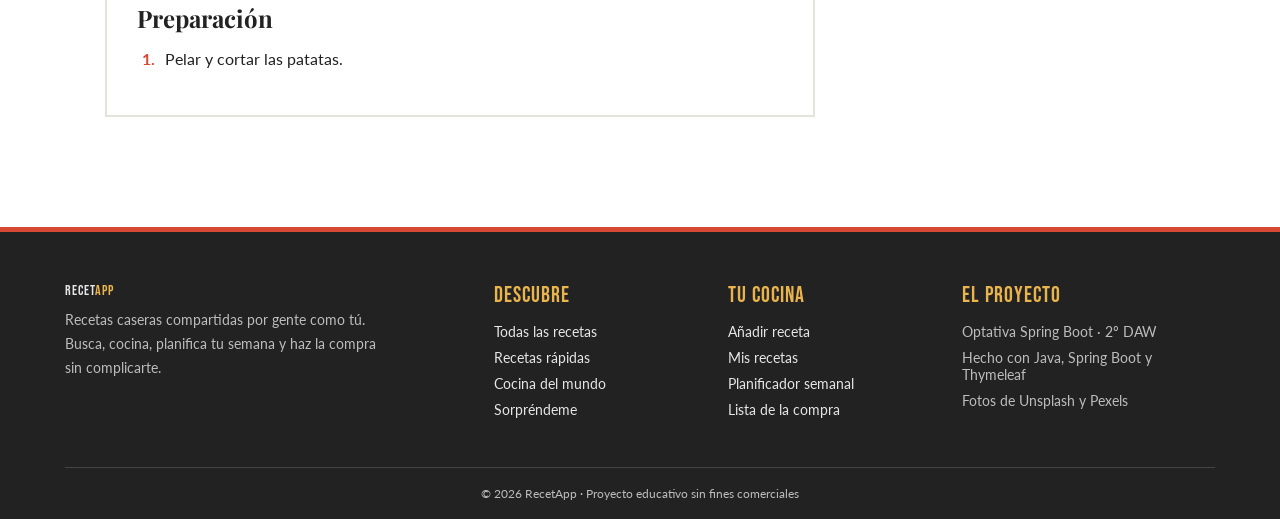
<file: src/main/resources/templates/receta.html>
<!DOCTYPE html>
<html lang="es" xmlns:th="http://www.thymeleaf.org">
<head>
	<meta charset="UTF-8">
	<meta name="viewport" content="width=device-width, initial-scale=1">
	<title th:text="${receta.nombre} + ' - RecetApp'">Receta - RecetApp</title>
	<link rel="stylesheet" href="../static/css/estilos.css" th:href="@{/css/estilos.css}">
</head>
<body>

	<nav class="barra">
		<a class="logo" th:href="@{/}">Recet<span>App</span></a>
		<div class="menu">
			<a th:href="@{/}">Inicio</a>
			<a class="activo" th:href="@{/explorar}">Explorar</a>
			<a th:href="@{/mundo}">Cocina del mundo</a>
			<a th:href="@{/nueva-receta}">+ Añadir receta</a>
			<a th:if="${session.usuario == null}" class="boton-barra" th:href="@{/login}">Iniciar sesión</a>
			<div th:if="${session.usuario != null}" class="menu-usuario" tabindex="0">
				<span class="usuario-boton">
					<span class="inicial" th:text="${session.usuario.substring(0, 1).toUpperCase()}">D</span>
					<span th:text="${session.usuario}">dani</span> ▾
				</span>
				<div class="desplegable">
					<a th:href="@{/mis-recetas}">Mis recetas</a>
					<a th:href="@{/planificador}">Planificador semanal</a>
					<a th:href="@{/lista}">Lista de la compra</a>
					<a class="salir" th:href="@{/salir}">Cerrar sesión</a>
				</div>
			</div>
		</div>
	</nav>

	<div class="pagina-receta" th:object="${receta}">

		<main class="receta-principal">

			<p class="migas">
				<a th:href="@{/explorar}">Recetas</a> › <span th:text="*{tipo}">Plato principal</span>
			</p>

			<h1 class="receta-titulo" th:text="*{nombre}">Tortilla de patata</h1>

			<p class="receta-datos">
				<span th:text="*{tiempoMinutos}">30</span> MIN ·
				<span th:text="*{calorias}">800</span> KCAL ·
				<span th:text="*{detalleExtra}">4 raciones</span>
			</p>

			<p class="receta-entradilla" th:text="*{descripcion}">La de toda la vida, jugosa por dentro y con su cebolla.</p>

			<p class="publicado">
				<span class="mini-avatar" th:text="*{inicialAutor}">D</span>
				Publicado por <strong th:text="*{autor}">dani</strong>
				· <span th:text="*{origen}">Cocina de España</span>
			</p>

			<a class="ir-receta" href="#tarjeta">↓ IR A LA RECETA</a>

			<img class="receta-foto" src="../static/img/tortilla.jpg" th:src="@{'/img/' + *{imagen}}" alt="Foto de la receta">

			<section class="tarjeta-receta" id="tarjeta">
				<div class="tarjeta-cabecera">
					<img src="../static/img/tortilla.jpg" th:src="@{'/img/' + *{imagen}}" alt="">
					<div>
						<p class="etiqueta-tipo" th:text="*{tipo}">Plato principal</p>
						<h2 th:text="*{nombre}">Tortilla de patata</h2>
						<p class="autor-tarjeta">de <span th:text="*{autor}">dani</span></p>
					</div>
				</div>

				<div class="tarjeta-numeros">
					<div><span>Tiempo</span><strong th:text="*{tiempoMinutos} + ' min'">30 min</strong></div>
					<div><span>Calorías</span><strong th:text="*{calorias} + ' kcal'">800 kcal</strong></div>
					<div><span th:text="*{tipo}">Plato principal</span><strong th:text="*{detalleExtra}">4 raciones</strong></div>
				</div>

				<h3>Ingredientes</h3>
				<ul class="ingredientes">
					<li th:each="ingrediente : *{ingredientes}">
						<strong th:text="${ingrediente.cantidad}">6</strong>
						<span th:text="${ingrediente.nombre}">huevos</span>
					</li>
				</ul>

				<h3>Preparación</h3>
				<ol class="pasos">
					<li th:each="paso : *{pasosLista}" th:text="${paso}">Pelar y cortar las patatas.</li>
				</ol>
			</section>
		</main>

		<aside class="receta-lateral">
			<div class="caja-autor">
				<span class="avatar" th:text="*{inicialAutor}">D</span>
				<p class="hola">¡HOLA! SOY <span th:text="*{autor}">dani</span></p>
				<p class="manuscrita">encantado de cocinar contigo</p>
				<p class="texto-autor">
					He compartido <strong th:text="${recetasAutor}">3</strong> recetas en RecetApp.
					Échales un ojo y cuéntame qué tal te salen.
				</p>
				<a class="enlace-autor" th:href="@{/explorar}">VER TODAS LAS RECETAS</a>
			</div>
		</aside>
	</div>

	<footer class="pie">
		<div class="pie-columnas">
			<div class="pie-marca">
				<a class="logo" th:href="@{/}">Recet<span>App</span></a>
				<p>Recetas caseras compartidas por gente como tú. Busca, cocina, planifica tu semana y haz la compra sin complicarte.</p>
			</div>
			<div>
				<h4>Descubre</h4>
				<a th:href="@{/explorar}">Todas las recetas</a>
				<a th:href="@{/explorar(orden='tiempo')}">Recetas rápidas</a>
				<a th:href="@{/mundo}">Cocina del mundo</a>
				<a th:href="@{/sorprendeme}">Sorpréndeme</a>
			</div>
			<div>
				<h4>Tu cocina</h4>
				<a th:href="@{/nueva-receta}">Añadir receta</a>
				<a th:href="@{/mis-recetas}">Mis recetas</a>
				<a th:href="@{/planificador}">Planificador semanal</a>
				<a th:href="@{/lista}">Lista de la compra</a>
			</div>
			<div>
				<h4>El proyecto</h4>
				<p>Optativa Spring Boot · 2º DAW</p>
				<p>Hecho con Java, Spring Boot y Thymeleaf</p>
				<p>Fotos de Unsplash y Pexels</p>
			</div>
		</div>
		<p class="pie-final">© 2026 RecetApp · Proyecto educativo sin fines comerciales</p>
	</footer>

</body>
</html>
</file>
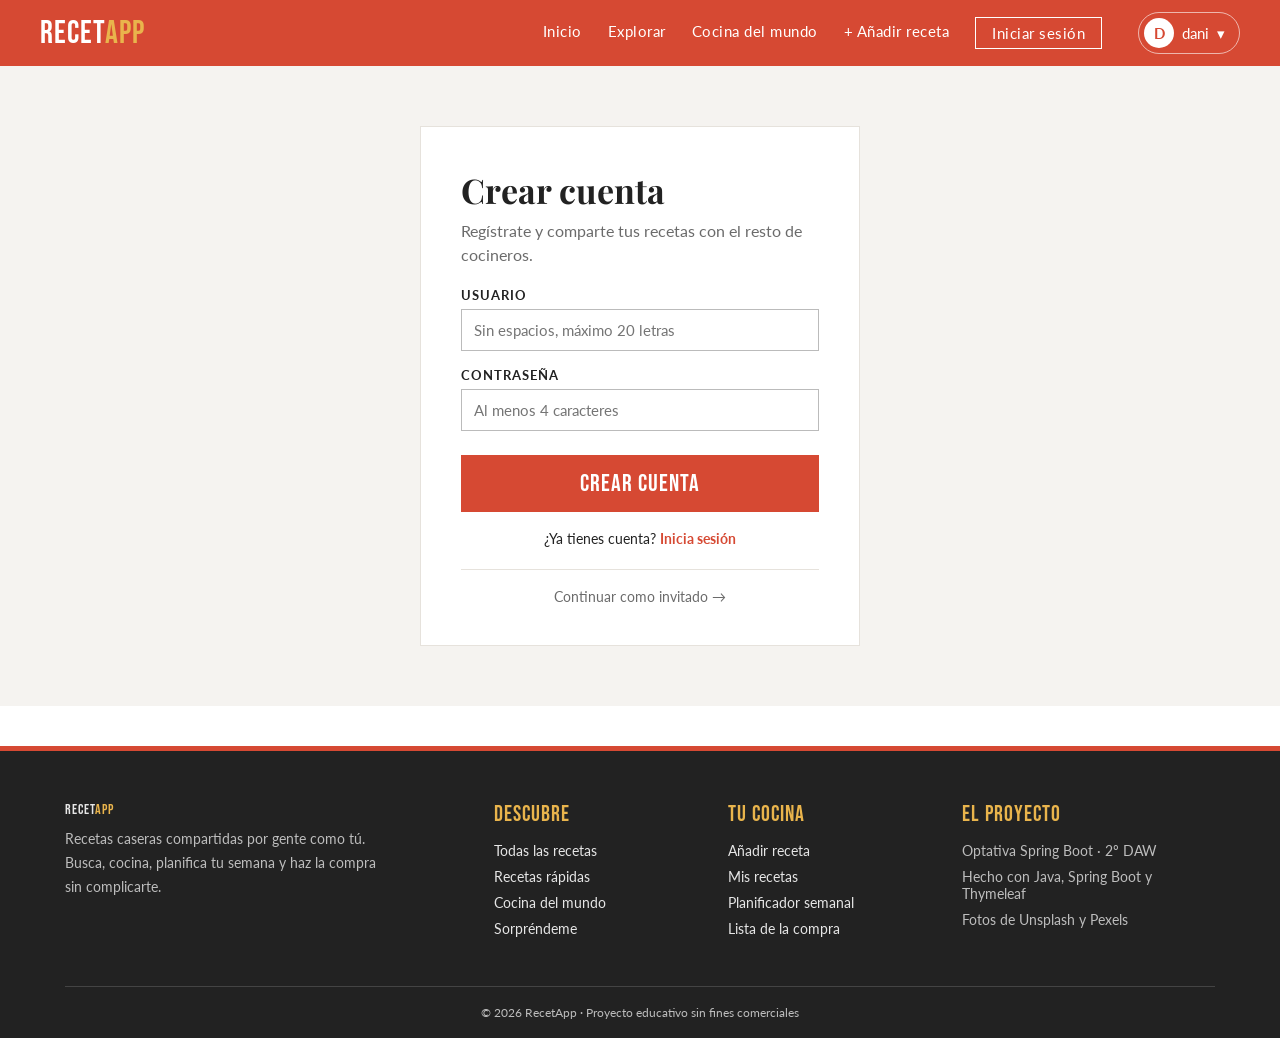
<file: src/main/resources/templates/registro.html>
<!DOCTYPE html>
<html lang="es" xmlns:th="http://www.thymeleaf.org">
<head>
	<meta charset="UTF-8">
	<meta name="viewport" content="width=device-width, initial-scale=1">
	<title>Crear cuenta - RecetApp</title>
	<link rel="stylesheet" href="../static/css/estilos.css" th:href="@{/css/estilos.css}">
</head>
<body>

	<nav class="barra">
		<a class="logo" th:href="@{/}">Recet<span>App</span></a>
		<div class="menu">
			<a th:href="@{/}">Inicio</a>
			<a th:href="@{/explorar}">Explorar</a>
			<a th:href="@{/mundo}">Cocina del mundo</a>
			<a th:href="@{/nueva-receta}">+ Añadir receta</a>
			<a th:if="${session.usuario == null}" class="boton-barra" th:href="@{/login}">Iniciar sesión</a>
			<div th:if="${session.usuario != null}" class="menu-usuario" tabindex="0">
				<span class="usuario-boton">
					<span class="inicial" th:text="${session.usuario.substring(0, 1).toUpperCase()}">D</span>
					<span th:text="${session.usuario}">dani</span> ▾
				</span>
				<div class="desplegable">
					<a th:href="@{/mis-recetas}">Mis recetas</a>
					<a th:href="@{/planificador}">Planificador semanal</a>
					<a th:href="@{/lista}">Lista de la compra</a>
					<a class="salir" th:href="@{/salir}">Cerrar sesión</a>
				</div>
			</div>
		</div>
	</nav>

	<main class="pagina-formulario">
		<form class="caja-formulario" th:action="@{/registro}" method="post">
			<h1>Crear cuenta</h1>
			<p class="subtitulo-formulario">Regístrate y comparte tus recetas con el resto de cocineros.</p>

			<p class="error" th:text="${error}"></p>

			<label for="nombre">Usuario</label>
			<input type="text" id="nombre" name="nombre" th:value="${nombre}" placeholder="Sin espacios, máximo 20 letras" required>

			<label for="contrasena">Contraseña</label>
			<input type="password" id="contrasena" name="contrasena" placeholder="Al menos 4 caracteres" required>

			<button class="boton boton-ancho" type="submit">Crear cuenta</button>

			<p class="cambiar-formulario">¿Ya tienes cuenta? <a th:href="@{/login}">Inicia sesión</a></p>

			<a class="invitado" th:href="@{/explorar}">Continuar como invitado →</a>
		</form>
	</main>

	<footer class="pie">
		<div class="pie-columnas">
			<div class="pie-marca">
				<a class="logo" th:href="@{/}">Recet<span>App</span></a>
				<p>Recetas caseras compartidas por gente como tú. Busca, cocina, planifica tu semana y haz la compra sin complicarte.</p>
			</div>
			<div>
				<h4>Descubre</h4>
				<a th:href="@{/explorar}">Todas las recetas</a>
				<a th:href="@{/explorar(orden='tiempo')}">Recetas rápidas</a>
				<a th:href="@{/mundo}">Cocina del mundo</a>
				<a th:href="@{/sorprendeme}">Sorpréndeme</a>
			</div>
			<div>
				<h4>Tu cocina</h4>
				<a th:href="@{/nueva-receta}">Añadir receta</a>
				<a th:href="@{/mis-recetas}">Mis recetas</a>
				<a th:href="@{/planificador}">Planificador semanal</a>
				<a th:href="@{/lista}">Lista de la compra</a>
			</div>
			<div>
				<h4>El proyecto</h4>
				<p>Optativa Spring Boot · 2º DAW</p>
				<p>Hecho con Java, Spring Boot y Thymeleaf</p>
				<p>Fotos de Unsplash y Pexels</p>
			</div>
		</div>
		<p class="pie-final">© 2026 RecetApp · Proyecto educativo sin fines comerciales</p>
	</footer>

</body>
</html>
</file>
